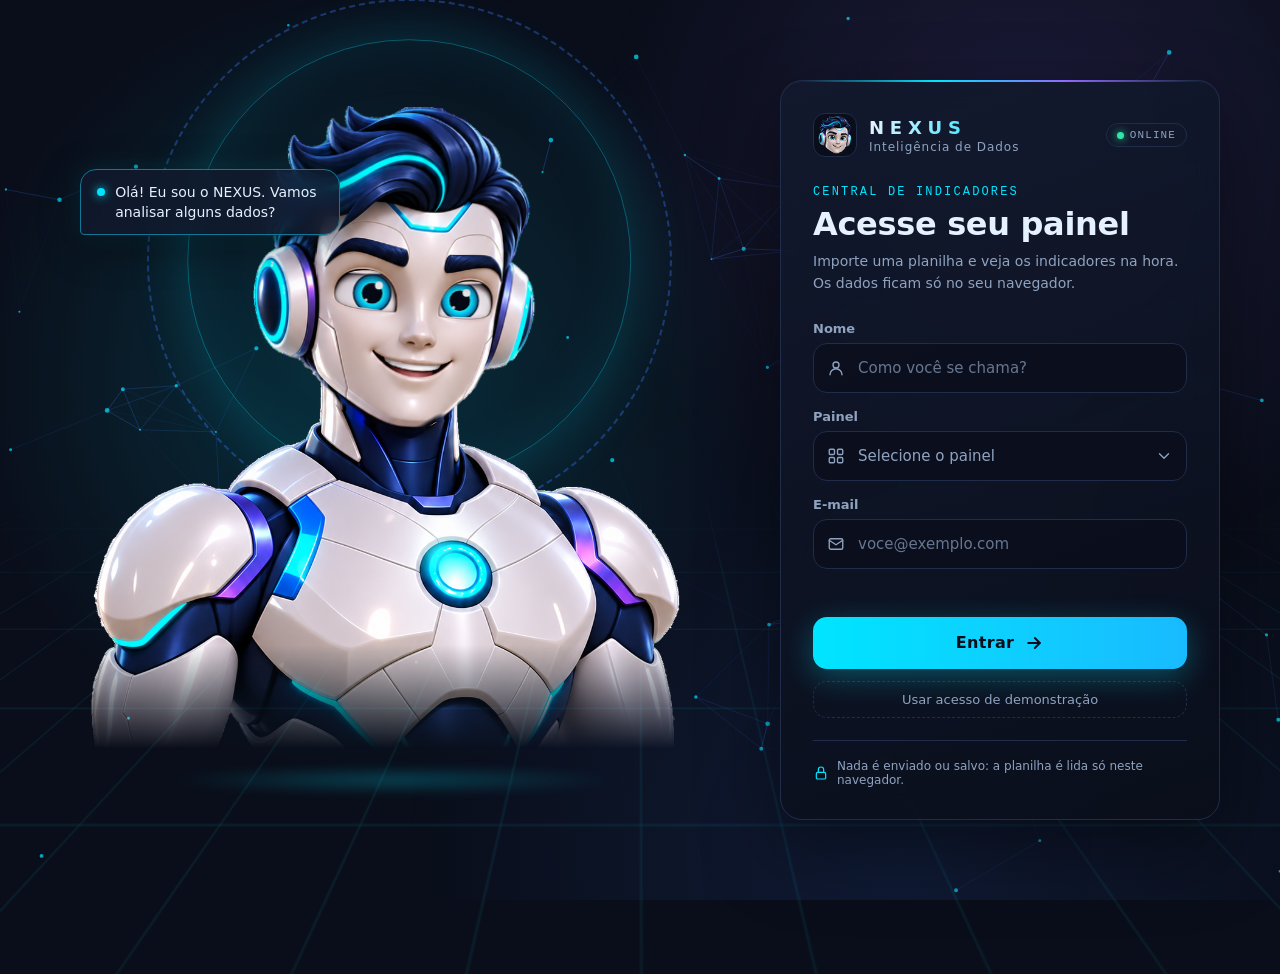
<file: index.html>
<!DOCTYPE html>
<html lang="pt-BR">
<head>
    <meta charset="UTF-8">
    <meta name="viewport" content="width=device-width, initial-scale=1.0">
    <title>NEXUS | Inteligência de Dados</title>
    <link rel="icon" type="image/png" href="./ASSETS/nexus-icone-64.png">

    <meta http-equiv="refresh" content="0; url=./HTML/login.html">
</head>
<body>
    <script>
        window.location.replace("./HTML/login.html");
    </script>
</body>
</html>
</file>
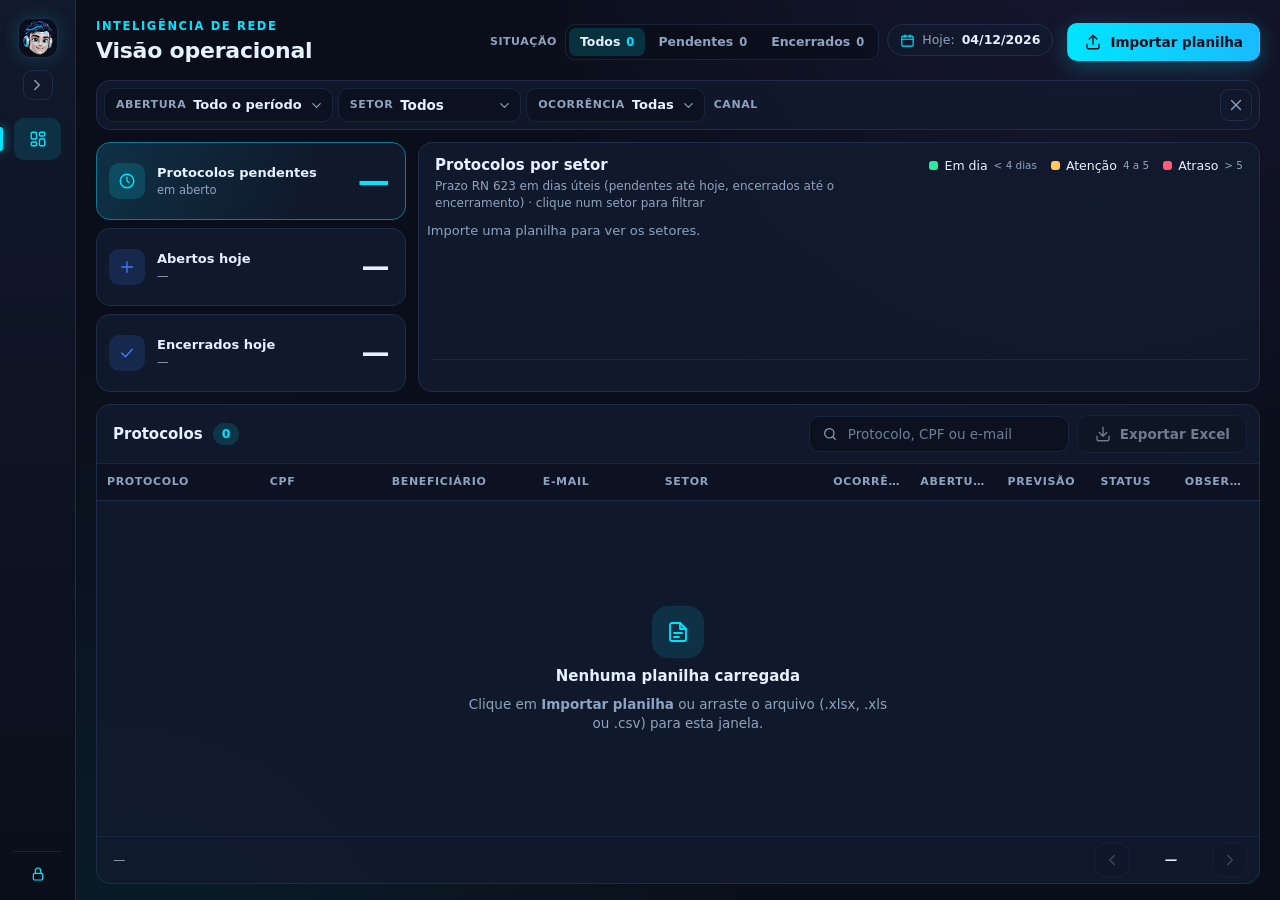
<file: HTML/inteligencia.html>
<!DOCTYPE html>
<html lang="pt-BR">
<head>
    <meta charset="UTF-8">
    <meta name="viewport" content="width=device-width, initial-scale=1.0">
    <meta name="theme-color" content="#0A0E1A">
    <meta name="robots" content="noindex, nofollow">
    <title>Inteligência de Rede | NEXUS</title>

    <!-- Transição de chegada pelo portal do login -->
    <script src="../JAVA/portal-chegada.js"></script>

    <link rel="icon" type="image/png" href="../ASSETS/nexus-icone-64.png">
    <link rel="stylesheet" href="../CSS/inteligencia.css">

    <!-- Leitura e exportação de Excel (SheetJS 0.20.3, dentro do projeto: funciona offline) -->
    <script src="../LIB/xlsx-0.20.3.full.min.js" defer></script>
</head>
<body>
<div class="app sem-transicao" id="app">

    <!-- =====================================================
         MENU LATERAL
    ====================================================== -->
    <aside class="menu" id="menu" aria-label="Menu principal">
        <div class="menu-topo">
            <a class="marca" href="./inteligencia.html" aria-label="NEXUS, Inteligência de Dados">
                <img src="../ASSETS/nexus-icone-64.png" alt="" width="40" height="40" class="marca-icone">
                <span class="marca-texto">
                    <strong>NEXUS</strong>
                    <small>Inteligência de Dados</small>
                </span>
            </a>
            <button class="menu-recolher" id="menuRecolher" type="button" aria-label="Recolher menu" aria-expanded="true">
                <svg viewBox="0 0 24 24" aria-hidden="true"><path d="m15 6-6 6 6 6"/></svg>
            </button>
        </div>

        <div class="menu-painel">
            <span class="menu-rotulo">Painel</span>
            <strong class="menu-painel-nome">Inteligência de Rede</strong>
        </div>

        <!-- Seletor suspenso: pula direto para a tela desejada -->
        <label class="menu-seletor">
            <span class="menu-rotulo">Ir para a tela</span>
            <select id="seletorTela" aria-label="Ir para a tela"></select>
        </label>

        <nav class="menu-nav" id="menuNav" aria-label="Telas do painel"></nav>

        <div class="menu-rodape">
            <svg viewBox="0 0 24 24" aria-hidden="true"><rect x="5" y="11" width="14" height="10" rx="2"/><path d="M8 11V7a4 4 0 0 1 8 0v4"/></svg>
            <span>Os dados ficam só neste navegador.</span>
        </div>
    </aside>

    <div class="menu-fundo" id="menuFundo" hidden></div>

    <!-- =====================================================
         CONTEÚDO
    ====================================================== -->
    <main class="conteudo" id="conteudo">

        <header class="topo">
            <button class="botao-icone topo-menu" id="abrirMenu" type="button" aria-label="Abrir menu" aria-controls="menu" aria-expanded="false">
                <svg viewBox="0 0 24 24" aria-hidden="true"><path d="M4 7h16M4 12h16M4 17h16"/></svg>
            </button>

            <div class="topo-titulo">
                <span class="topo-sobretitulo">Inteligência de Rede</span>
                <h1 id="tituloTela">Visão operacional</h1>
            </div>

            <div class="topo-info" id="topoInfo">
                <!-- Situação da ocorrência (STATUS_OCORRENCIA): filtra a tela inteira -->
                <div class="situacao">
                    <span class="filtro-rotulo">Situação</span>
                    <div class="segmentado" id="filtroSituacao" role="group" aria-label="Situação da ocorrência">
                        <button type="button" data-situacao="" aria-pressed="true">Todos <small id="qtdTodos">0</small></button>
                        <button type="button" data-situacao="pendente" aria-pressed="false">Pendentes <small id="qtdPendentes">0</small></button>
                        <button type="button" data-situacao="encerrado" aria-pressed="false">Encerrados <small id="qtdEncerrados">0</small></button>
                    </div>
                </div>
                <span class="info-chip" title="Data usada nos cartões de hoje">
                    <svg viewBox="0 0 24 24" aria-hidden="true"><rect x="3" y="5" width="18" height="16" rx="2"/><path d="M16 3v4M8 3v4M3 10h18"/></svg>
                    Hoje: <strong id="infoHoje">—</strong>
                </span>
            </div>

            <label class="botao botao-primario" for="arquivoExcel">
                <svg viewBox="0 0 24 24" aria-hidden="true"><path d="M12 15V3M7 8l5-5 5 5"/><path d="M4 15v4a2 2 0 0 0 2 2h12a2 2 0 0 0 2-2v-4"/></svg>
                <span>Importar planilha</span>
            </label>
            <input type="file" id="arquivoExcel" accept=".xlsx,.xls,.csv" hidden>
        </header>

        <!-- ============ TELA 1: VISÃO OPERACIONAL ============ -->
        <section class="tela" id="tela-operacional" data-tela="operacional" data-titulo="Visão operacional" data-icone="painel">

            <!-- Filtros -->
            <div class="filtros" id="filtros" aria-label="Filtros">
                <div class="filtro">
                    <button class="filtro-botao" id="botaoPeriodo" type="button" aria-haspopup="dialog" aria-expanded="false">
                        <svg viewBox="0 0 24 24" aria-hidden="true"><rect x="3" y="5" width="18" height="16" rx="2"/><path d="M16 3v4M8 3v4M3 10h18"/></svg>
                        <span class="filtro-rotulo">Abertura</span>
                        <span class="filtro-valor" id="valorPeriodo">Todo o período</span>
                        <svg class="seta" viewBox="0 0 24 24" aria-hidden="true"><path d="m6 9 6 6 6-6"/></svg>
                    </button>
                    <div class="popover" id="popoverPeriodo" hidden>
                        <div class="periodo-campos">
                            <label>De <input type="date" id="periodoDe"></label>
                            <label>Até <input type="date" id="periodoAte"></label>
                        </div>
                        <div class="atalhos" id="atalhosPeriodo">
                            <button type="button" data-atalho="hoje">Hoje</button>
                            <button type="button" data-atalho="7">7 dias</button>
                            <button type="button" data-atalho="30">30 dias</button>
                            <button type="button" data-atalho="mes">Mês atual</button>
                            <button type="button" data-atalho="tudo">Tudo</button>
                        </div>
                    </div>
                </div>

                <div class="filtro">
                    <label class="filtro-botao filtro-select">
                        <svg viewBox="0 0 24 24" aria-hidden="true"><path d="M3 21h18M5 21V8l7-5 7 5v13M9 21v-6h6v6"/></svg>
                        <span class="filtro-rotulo">Setor</span>
                        <select id="filtroSetor" aria-label="Setor"><option value="">Todos</option></select>
                        <svg class="seta" viewBox="0 0 24 24" aria-hidden="true"><path d="m6 9 6 6 6-6"/></svg>
                    </label>
                </div>

                <div class="filtro">
                    <button class="filtro-botao" id="botaoOcorrencia" type="button" aria-haspopup="listbox" aria-expanded="false">
                        <svg viewBox="0 0 24 24" aria-hidden="true"><circle cx="11" cy="11" r="7"/><path d="m20 20-3.5-3.5"/></svg>
                        <span class="filtro-rotulo">Ocorrência</span>
                        <span class="filtro-valor" id="valorOcorrencia">Todas</span>
                        <svg class="seta" viewBox="0 0 24 24" aria-hidden="true"><path d="m6 9 6 6 6-6"/></svg>
                    </button>
                    <div class="popover popover-lista" id="popoverOcorrencia" hidden>
                        <input type="search" id="buscaOcorrencia" placeholder="Buscar ocorrência..." aria-label="Buscar ocorrência">
                        <div class="lista-opcoes" id="listaOcorrencia" role="listbox" aria-multiselectable="true"></div>
                        <div class="popover-rodape">
                            <span id="contaOcorrencia">0 selecionadas</span>
                            <button type="button" class="link" id="limparOcorrencia">Limpar</button>
                        </div>
                    </div>
                </div>

                <!-- Canal de comunicação (coluna DESC_COMUNICACAO) -->
                <div class="filtro filtro-tipos" id="grupoCanal">
                    <span class="filtro-rotulo" title="Canal de comunicação (DESC_COMUNICACAO)">Canal</span>
                    <div class="chips" id="chipsCanal" role="group" aria-label="Canal de comunicação"></div>
                    <div class="filtro-mais">
                        <button type="button" class="chip chip-mais" id="botaoMaisCanais" aria-haspopup="listbox" aria-expanded="false" aria-pressed="false" hidden>+0</button>
                        <div class="popover popover-lista popover-direita" id="popoverCanais" hidden>
                            <span class="filtro-rotulo">Outros canais</span>
                            <div class="lista-opcoes" id="listaMaisCanais" role="listbox" aria-multiselectable="true"></div>
                        </div>
                    </div>
                </div>

                <button class="botao-icone limpar-filtros" id="limparFiltros" type="button" title="Limpar todos os filtros" aria-label="Limpar todos os filtros">
                    <svg viewBox="0 0 24 24" aria-hidden="true"><path d="M6 6l12 12M18 6 6 18"/></svg>
                </button>
            </div>

            <!-- Faixa de indicadores -->
            <div class="faixa">
                <div class="kpis">
                    <article class="kpi kpi-destaque">
                        <div class="kpi-icone"><svg viewBox="0 0 24 24" aria-hidden="true"><circle cx="12" cy="12" r="9"/><path d="M12 7v5l3 2"/></svg></div>
                        <div class="kpi-texto">
                            <span class="kpi-rotulo">Protocolos pendentes</span>
                            <span class="kpi-apoio" id="apoioPendentes">em aberto</span>
                        </div>
                        <strong class="kpi-valor" id="kpiPendentes">—</strong>
                    </article>
                    <article class="kpi">
                        <div class="kpi-icone"><svg viewBox="0 0 24 24" aria-hidden="true"><path d="M12 5v14M5 12h14"/></svg></div>
                        <div class="kpi-texto">
                            <span class="kpi-rotulo">Abertos hoje</span>
                            <span class="kpi-apoio" id="apoioAbertosHoje">—</span>
                        </div>
                        <strong class="kpi-valor" id="kpiAbertosHoje">—</strong>
                    </article>
                    <article class="kpi">
                        <div class="kpi-icone"><svg viewBox="0 0 24 24" aria-hidden="true"><path d="m5 12 5 5 9-10"/></svg></div>
                        <div class="kpi-texto">
                            <span class="kpi-rotulo">Encerrados hoje</span>
                            <span class="kpi-apoio" id="apoioEncerradosHoje">—</span>
                        </div>
                        <strong class="kpi-valor" id="kpiEncerradosHoje">—</strong>
                    </article>
                </div>

                <article class="cartao setores">
                    <header class="cartao-topo">
                        <div>
                            <h2 id="tituloSetores">Protocolos por setor</h2>
                            <p class="cartao-apoio">Prazo RN 623 em dias úteis (pendentes até hoje, encerrados até o encerramento) · clique num setor para filtrar</p>
                        </div>
                        <ul class="legenda" aria-label="Legenda">
                            <li><i class="ponto ok"></i>Em dia <small>&lt; 4 dias</small></li>
                            <li><i class="ponto atencao"></i>Atenção <small>4 a 5</small></li>
                            <li><i class="ponto atraso"></i>Atraso <small>&gt; 5</small></li>
                        </ul>
                    </header>
                    <div class="setores-lista" id="setoresLista">
                        <p class="vazio-pequeno">Importe uma planilha para ver os setores.</p>
                    </div>
                </article>
            </div>

            <!-- Tabela de protocolos -->
            <article class="cartao tabela-cartao">
                <header class="tabela-topo">
                    <div class="tabela-titulo">
                        <h2>Protocolos</h2>
                        <span class="contador" id="contadorTabela">0</span>
                        <span class="tabela-fonte" id="chipBase" hidden>
                            <svg viewBox="0 0 24 24" aria-hidden="true"><ellipse cx="12" cy="6" rx="8" ry="3"/><path d="M4 6v12c0 1.7 3.6 3 8 3s8-1.3 8-3V6M4 12c0 1.7 3.6 3 8 3s8-1.3 8-3"/></svg>
                            <span id="infoBase"></span>
                        </span>
                    </div>
                    <div class="tabela-acoes">
                        <label class="busca">
                            <svg viewBox="0 0 24 24" aria-hidden="true"><circle cx="11" cy="11" r="7"/><path d="m20 20-3.5-3.5"/></svg>
                            <input type="search" id="buscaTabela" placeholder="Protocolo, CPF ou e-mail" aria-label="Buscar na tabela">
                        </label>
                        <button class="botao botao-secundario" id="exportarExcel" type="button" disabled>
                            <svg viewBox="0 0 24 24" aria-hidden="true"><path d="M12 3v12M7 10l5 5 5-5"/><path d="M4 15v4a2 2 0 0 0 2 2h12a2 2 0 0 0 2-2v-4"/></svg>
                            <span>Exportar Excel</span>
                        </button>
                    </div>
                </header>

                <div class="tabela-area" id="tabelaArea">
                    <table class="tabela" id="tabela">
                        <colgroup>
                            <col class="c-protocolo"><col class="c-cpf"><col class="c-email"><col class="c-setor">
                            <col class="c-ocorrencia"><col class="c-data"><col class="c-data"><col class="c-status"><col class="c-obs">
                        </colgroup>
                        <thead>
                            <tr>
                                <th scope="col" data-ordem="protocolo">Protocolo</th>
                                <th scope="col" data-ordem="cpf">CPF</th>
                                <th data-ordem="nome">Beneficiário</th>
                                <th scope="col" data-ordem="email">E-mail</th>
                                <th scope="col" data-ordem="setor">Setor</th>
                                <th scope="col" data-ordem="ocorrencia">Ocorrência</th>
                                <th scope="col" data-ordem="abertura" aria-sort="descending">Abertura</th>
                                <th scope="col" data-ordem="previsao">Previsão</th>
                                <th scope="col" data-ordem="prazo">Status</th>
                                <th scope="col">Observação de abertura</th>
                            </tr>
                        </thead>
                        <tbody id="corpoTabela"></tbody>
                    </table>

                    <div class="vazio" id="vazio">
                        <div class="vazio-icone">
                            <svg viewBox="0 0 24 24" aria-hidden="true"><path d="M14 3H6a2 2 0 0 0-2 2v14a2 2 0 0 0 2 2h12a2 2 0 0 0 2-2V9z"/><path d="M14 3v6h6M8 13h8M8 17h5"/></svg>
                        </div>
                        <strong id="vazioTitulo">Nenhuma planilha carregada</strong>
                        <p id="vazioTexto">Clique em <b>Importar planilha</b> ou arraste o arquivo (.xlsx, .xls ou .csv) para esta janela.</p>
                    </div>
                </div>

                <footer class="paginacao" id="paginacao">
                    <span id="infoPagina">—</span>
                    <div class="paginacao-botoes">
                        <button class="botao-icone" id="paginaAnterior" type="button" aria-label="Página anterior" disabled>
                            <svg viewBox="0 0 24 24" aria-hidden="true"><path d="m15 6-6 6 6 6"/></svg>
                        </button>
                        <span id="numeroPagina">—</span>
                        <button class="botao-icone" id="proximaPagina" type="button" aria-label="Próxima página" disabled>
                            <svg viewBox="0 0 24 24" aria-hidden="true"><path d="m9 6 6 6-6 6"/></svg>
                        </button>
                    </div>
                </footer>
            </article>
        </section>
    </main>
</div>

<!-- Arraste e solte -->
<div class="soltar" id="soltar" hidden>
    <div class="soltar-caixa">
        <svg viewBox="0 0 24 24" aria-hidden="true"><path d="M12 15V3M7 8l5-5 5 5"/><path d="M4 15v4a2 2 0 0 0 2 2h12a2 2 0 0 0 2-2v-4"/></svg>
        <strong>Solte a planilha aqui</strong>
        <span>.xlsx, .xls ou .csv</span>
    </div>
</div>

<!-- Carregando -->
<div class="carregando" id="carregando" hidden>
    <div class="carregando-caixa">
        <span class="giro" aria-hidden="true"></span>
        <strong>Lendo a planilha...</strong>
        <span id="carregandoTexto">Isso pode levar alguns segundos.</span>
    </div>
</div>

<!-- Observação completa -->
<dialog class="detalhe" id="detalhe">
    <header>
        <div>
            <span class="detalhe-rotulo">Protocolo</span>
            <strong id="detalheProtocolo"></strong>
        </div>
        <button class="botao-icone" id="fecharDetalhe" type="button" aria-label="Fechar">
            <svg viewBox="0 0 24 24" aria-hidden="true"><path d="M6 6l12 12M18 6 6 18"/></svg>
        </button>
    </header>
    <dl class="detalhe-dados" id="detalheDados"></dl>
    <span class="detalhe-rotulo">Observação de abertura</span>
    <p id="detalheObs"></p>
</dialog>

<div class="aviso-flutuante" id="avisoFlutuante" role="status" hidden></div>

<script src="../JAVA/inteligencia.js" defer></script>
</body>
</html>
</file>
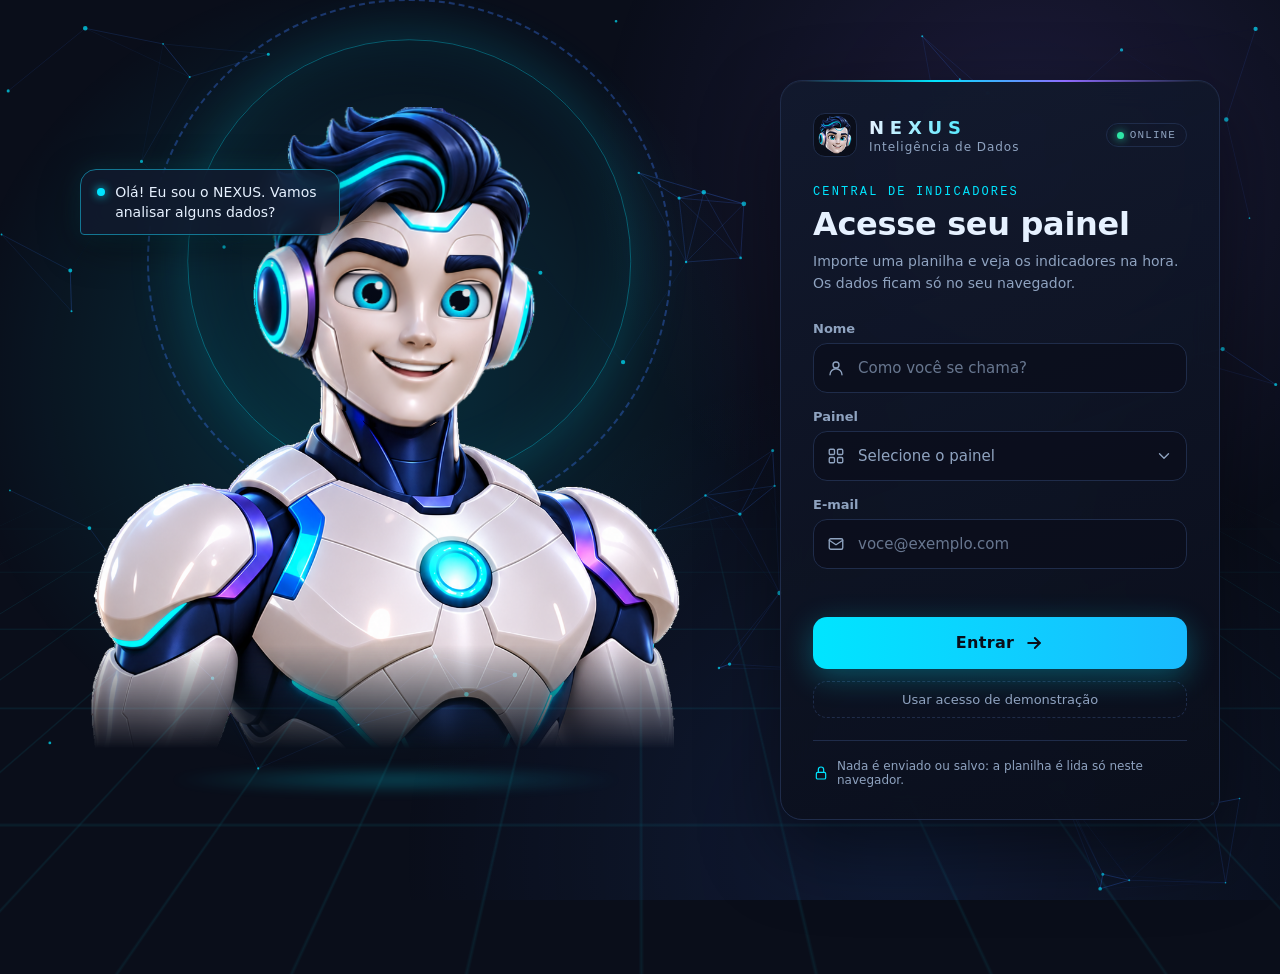
<file: HTML/login.html>
<!DOCTYPE html>
<html lang="pt-BR">
<head>
  <meta charset="UTF-8">
  <meta name="viewport" content="width=device-width, initial-scale=1.0">
  <meta name="theme-color" content="#0A0E1A">
  <meta name="robots" content="noindex, nofollow">
  <title>NEXUS | Inteligência de Dados</title>
  <link rel="icon" type="image/png" href="../ASSETS/nexus-icone-64.png">
  <link rel="stylesheet" href="../CSS/login.css">
</head>
<body>
  <!-- Rede de pontos ao fundo (o "nexus" de dados) -->
  <canvas class="fundo-rede" id="fundoRede" aria-hidden="true"></canvas>
  <div class="fundo-brilho" aria-hidden="true"></div>
  <div class="fundo-grade" aria-hidden="true"></div>

  <!-- Filtro do modo alerta: transforma o NEXUS em tons de vermelho (pela luminância) -->
  <svg width="0" height="0" style="position:absolute" aria-hidden="true">
    <filter id="filtroAlerta" color-interpolation-filters="sRGB">
      <feColorMatrix type="matrix" values="0.234 0.787 0.079 0 0.08
                                           0.053 0.179 0.018 0 0
                                           0.068 0.229 0.023 0 0.02
                                           0     0     0     1 0"/>
    </filter>
  </svg>

  <main class="cena" id="cena">

    <!-- PERSONAGEM -->
    <section class="lado-nexus" aria-label="NEXUS, assistente de dados">
      <div class="balao" id="balao" aria-live="polite">
        <span class="balao-ponto" aria-hidden="true"></span>
        <span id="balaoTexto">Olá! Eu sou o NEXUS.</span>
      </div>

      <div class="nexus-janela">
        <div class="holo-aro aro-1" aria-hidden="true"></div>
        <div class="holo-aro aro-2" aria-hidden="true"></div>

        <div class="nexus-palco" id="nexusPalco">
          <div class="nexus-corpo" id="nexusCorpo">
            <img src="../ASSETS/nexus-corpo.png" alt="" draggable="false">
            <span class="nexus-nucleo" id="nexusNucleo" aria-hidden="true"></span>
          </div>

          <div class="nexus-cabeca" id="nexusCabeca">
            <img src="../ASSETS/nexus-cabeca.png" class="nexus-cabeca-img" alt="NEXUS, andróide de armadura branca com detalhes em ciano" draggable="false">

            <!-- Íris desenhadas sobre os olhos vazios (coordenadas da imagem 1105 × 1424) -->
            <svg class="nexus-olhos" viewBox="0 0 1105 1424" aria-hidden="true">
              <defs>
                <clipPath id="olhoE">
                  <path d="M495 268.5 L507 268.5 L520 271 L533 277.5 L541 287 L546 298.5 L548.5 315 L548.5 333 L546.5 335 L515 332.5 L490 329 L470 325 L458.5 321 L453 315 L451.5 306.5 L452.5 297 L455 288.5 L460.5 280.5 L470.5 273.5 L482 269.5 Z"/>
                </clipPath>
                <clipPath id="olhoD">
                  <path d="M673 285 L686.5 286 L696 290.5 L703.5 298.5 L706.5 308.5 L706.5 321.5 L704 333 L699.5 340 L685 344 L660 344 L633.5 342.5 L626 341 L623.5 336.5 L623.5 325 L625.5 315.5 L630.5 306 L638.5 297.5 L648.5 290 L660 286 Z"/>
                </clipPath>

                <radialGradient id="gradIris" cx="0" cy="0" r="31" gradientUnits="userSpaceOnUse">
                  <stop offset="0.45" stop-color="#7DF6FF"/>
                  <stop offset="0.62" stop-color="#00E5FF"/>
                  <stop offset="0.86" stop-color="#0A8FC2"/>
                  <stop offset="1" stop-color="#05385A"/>
                </radialGradient>
                <radialGradient id="gradIrisErro" cx="0" cy="0" r="31" gradientUnits="userSpaceOnUse">
                  <stop offset="0.45" stop-color="#FFB3C1"/>
                  <stop offset="0.65" stop-color="#FF4D6D"/>
                  <stop offset="1" stop-color="#5A0F22"/>
                </radialGradient>
                <linearGradient id="gradSombra" x1="0" y1="0" x2="0" y2="1">
                  <stop offset="0" stop-color="#1A1426" stop-opacity="0.55"/>
                  <stop offset="0.35" stop-color="#1A1426" stop-opacity="0.12"/>
                  <stop offset="1" stop-color="#1A1426" stop-opacity="0"/>
                </linearGradient>
                <linearGradient id="gradPele" x1="0" y1="0" x2="0" y2="1">
                  <stop offset="0" stop-color="#CDB2AE"/>
                  <stop offset="1" stop-color="#EBDCDC"/>
                </linearGradient>
                <linearGradient id="gradPeleBaixo" x1="0" y1="1" x2="0" y2="0">
                  <stop offset="0" stop-color="#E9D8D8"/>
                  <stop offset="1" stop-color="#DCC6C5"/>
                </linearGradient>

                <!-- Íris e reflexos reutilizados nos dois olhos -->
                <g id="modeloIris">
                  <circle r="31" fill="url(#gradIris)"/>
                  <circle r="23" fill="none" stroke="#00E5FF" stroke-opacity="0.35" stroke-width="2" stroke-dasharray="2 4"/>
                  <circle r="30.5" fill="none" stroke="#03243A" stroke-width="2.5"/>
                </g>
                <g id="modeloBrilho">
                  <circle cx="11" cy="-13" r="6.5" fill="#FFFFFF"/>
                  <circle cx="-10" cy="11" r="2.6" fill="#FFFFFF" opacity="0.8"/>
                </g>
              </defs>

              <g clip-path="url(#olhoE)">
                <g id="irisE" transform="translate(511 306)">
                  <use href="#modeloIris"/>
                  <circle id="irisErroE" r="31" fill="url(#gradIrisErro)" opacity="0"/>
                  <circle id="pupilaE" r="17" fill="#030814"/>
                </g>
                <g id="brilhoE" transform="translate(511 306)"><use href="#modeloBrilho"/></g>
                <rect x="440" y="262" width="120" height="80" fill="url(#gradSombra)"/>
                <path id="palpInfE" fill="url(#gradPeleBaixo)" d=""/>
                <path id="palpSupE" fill="url(#gradPele)" d=""/>
                <path id="cilioE" fill="none" stroke="#0B1020" stroke-width="3.5" stroke-linecap="round" d=""/>
              </g>

              <g clip-path="url(#olhoD)">
                <g id="irisD" transform="translate(655 317)">
                  <use href="#modeloIris"/>
                  <circle id="irisErroD" r="31" fill="url(#gradIrisErro)" opacity="0"/>
                  <circle id="pupilaD" r="17" fill="#030814"/>
                </g>
                <g id="brilhoD" transform="translate(655 317)"><use href="#modeloBrilho"/></g>
                <rect x="612" y="278" width="104" height="72" fill="url(#gradSombra)"/>
                <path id="palpInfD" fill="url(#gradPeleBaixo)" d=""/>
                <path id="palpSupD" fill="url(#gradPele)" d=""/>
                <path id="cilioD" fill="none" stroke="#0B1020" stroke-width="3.5" stroke-linecap="round" d=""/>
              </g>
            </svg>
          </div>
        </div>
      </div>

      <div class="nexus-plataforma" aria-hidden="true"></div>
    </section>

    <!-- FORMULÁRIO -->
    <section class="lado-form" id="painelLogin" aria-labelledby="tituloLogin">
      <header class="marca">
        <img src="../ASSETS/nexus-icone-64.png" alt="" class="marca-icone" width="44" height="44">
        <div>
          <strong class="marca-nome">NEXUS</strong>
          <span class="marca-sub">Inteligência de Dados</span>
        </div>
        <span class="status-sistema"><i></i> Online</span>
      </header>

      <div class="titulo">
        <p class="sobretitulo">Central de indicadores</p>
        <h1 id="tituloLogin">Acesse seu painel</h1>
        <p class="subtitulo">Importe uma planilha e veja os indicadores na hora. Os dados ficam só no seu navegador.</p>
      </div>

      <form id="formLogin" novalidate>
        <div class="campo">
          <label for="nome">Nome</label>
          <div class="campo-caixa">
            <svg viewBox="0 0 24 24" aria-hidden="true"><path d="M20 21a8 8 0 0 0-16 0"/><circle cx="12" cy="8" r="4"/></svg>
            <input id="nome" name="nome" type="text" placeholder="Como você se chama?" autocomplete="name" required>
          </div>
        </div>

        <div class="campo">
          <label for="painel">Painel</label>
          <div class="campo-caixa campo-select">
            <svg viewBox="0 0 24 24" aria-hidden="true"><rect x="3" y="3" width="7" height="7" rx="1.5"/><rect x="14" y="3" width="7" height="7" rx="1.5"/><rect x="3" y="14" width="7" height="7" rx="1.5"/><rect x="14" y="14" width="7" height="7" rx="1.5"/></svg>
            <select id="painel" name="painel" required>
              <option value="" selected disabled>Selecione o painel</option>
              <option value="Inteligência de Rede">Inteligência de Rede</option>
              <option value="Relacionamento">Relacionamento</option>
              <option value="Saúde e Social">Saúde e Social</option>
            </select>
            <svg class="seta" viewBox="0 0 24 24" aria-hidden="true"><path d="m6 9 6 6 6-6"/></svg>
          </div>
        </div>

        <div class="campo">
          <label for="email">E-mail</label>
          <div class="campo-caixa">
            <svg viewBox="0 0 24 24" aria-hidden="true"><rect x="3" y="5" width="18" height="14" rx="2"/><path d="m3 7 9 6 9-6"/></svg>
            <input id="email" name="email" type="email" placeholder="voce@exemplo.com" autocomplete="email" required>
          </div>
        </div>

        <p class="aviso" id="aviso" role="alert"></p>

        <button class="botao-entrar" id="botaoEntrar" type="submit">
          <span>Entrar</span>
          <svg viewBox="0 0 24 24" aria-hidden="true"><path d="M5 12h14"/><path d="m13 6 6 6-6 6"/></svg>
        </button>

        <button class="botao-demo" id="botaoDemo" type="button">Usar acesso de demonstração</button>
      </form>

      <footer class="rodape">
        <svg viewBox="0 0 24 24" aria-hidden="true"><rect x="5" y="11" width="14" height="10" rx="2"/><path d="M8 11V7a4 4 0 0 1 8 0v4"/></svg>
        <span>Nada é enviado ou salvo: a planilha é lida só neste navegador.</span>
      </footer>
    </section>
  </main>

  <script src="../JAVA/fundo-rede.js"></script>
  <script src="../JAVA/nexus.js"></script>
  <script src="../JAVA/som-portal.js"></script>
  <script src="../JAVA/portal-fumaca.js"></script>
  <script src="../JAVA/login.js"></script>
</body>
</html>
</file>
<file: CSS/inteligencia.css>
/* =====================================================
   INTELIGÊNCIA DE REDE — NEXUS
   Paleta "Ciano elétrico". Todas as cores ficam nas variáveis abaixo.
   Desktop (a partir de 1024 × 640): cada tela cabe inteira, sem rolar a página.
   A tabela calcula quantas linhas cabem e pagina o resto.
===================================================== */

:root {
    --nexus-fundo: #0A0E1A;
    --nexus-superficie: #121A2E;
    --nexus-borda: #1F2C4A;
    --nexus-primaria: #00E5FF;
    --nexus-secundaria: #3D7BFF;
    --nexus-acento: #8F6BFF;
    --nexus-texto: #E6F1FF;
    --nexus-texto-2: #8FA3C0;

    /* ⚠️ provisórias: as cores de status ainda serão definidas (CLAUDE.md, seção 5) */
    --nexus-ok: #2EE6A6;
    --nexus-atencao: #FFC857;
    --nexus-atraso: #FF5C7A;

    --superficie-2: color-mix(in srgb, var(--nexus-superficie) 70%, var(--nexus-fundo));
    --borda-suave: color-mix(in srgb, var(--nexus-borda) 70%, transparent);
    --raio: 14px;
    --raio-p: 10px;
    --menu-largura: 248px;
    --menu-trilho: 76px;

    --fonte: "Segoe UI Variable Text", "Segoe UI", system-ui, -apple-system, Roboto, "Helvetica Neue", Arial, sans-serif;
    --fonte-titulo: "Segoe UI Variable Display", "Segoe UI", system-ui, -apple-system, Roboto, sans-serif;
    --fonte-mono: "Cascadia Mono", "Consolas", "SFMono-Regular", Menlo, monospace;
}

*, *::before, *::after { box-sizing: border-box; }

html, body { height: 100%; }

body {
    margin: 0;
    background:
        radial-gradient(circle at 85% -10%, color-mix(in srgb, var(--nexus-acento) 10%, transparent), transparent 40%),
        radial-gradient(circle at 10% 110%, color-mix(in srgb, var(--nexus-primaria) 7%, transparent), transparent 45%),
        var(--nexus-fundo);
    background-attachment: fixed;
    color: var(--nexus-texto);
    font-family: var(--fonte);
    font-size: 14px;
    line-height: 1.4;
    -webkit-font-smoothing: antialiased;
}

button, input, select { font: inherit; color: inherit; }

svg {
    width: 18px;
    height: 18px;
    fill: none;
    stroke: currentColor;
    stroke-width: 1.8;
    stroke-linecap: round;
    stroke-linejoin: round;
    flex: none;
}

:focus-visible {
    outline: 2px solid var(--nexus-primaria);
    outline-offset: 2px;
}

[hidden] { display: none !important; }

/* =====================================================
   ESTRUTURA
===================================================== */

.app {
    display: grid;
    grid-template-columns: var(--menu-largura) minmax(0, 1fr);
    min-height: 100vh;
    transition: grid-template-columns 0.25s ease;
}

.app.menu-recolhido { grid-template-columns: var(--menu-trilho) minmax(0, 1fr); }

/* ao abrir a página o menu já nasce no tamanho certo, sem animar */
.app.sem-transicao, .app.sem-transicao * { transition: none !important; }

.conteudo {
    display: flex;
    flex-direction: column;
    gap: 12px;
    min-width: 0;
    padding: 16px 20px;
}

.tela {
    display: flex;
    flex-direction: column;
    gap: 12px;
    min-height: 0;
}

/* Desktop: a faixa de indicadores tem SEMPRE altura fixa (as colunas dos setores
   dependem dela). A altura útil real de um notebook 1366 × 768 com o navegador
   aberto fica perto de 640 px, por isso há uma versão compacta abaixo de 720 px. */
@media (min-width: 1024px) {
    .faixa { height: 206px; }
}

@media (min-width: 1024px) and (min-height: 900px) {
    .faixa { height: 250px; }
}

/* Desktop: a tela ocupa exatamente a altura da janela, sem rolar */
@media (min-width: 1024px) and (min-height: 560px) {
    .app { height: 100vh; overflow: hidden; }
    .conteudo { height: 100vh; overflow: hidden; }
    .tela { flex: 1; min-height: 0; }
    .tabela-cartao { flex: 1; min-height: 0; }
}

/* Telas baixas (ex.: notebook com o navegador aberto): tudo um pouco mais compacto */
@media (min-width: 1024px) and (max-height: 719px) {
    .conteudo { padding: 10px 18px; gap: 8px; }
    .tela { gap: 8px; }
    .topo { min-height: 42px; }
    h1 { font-size: 19px; }
    .topo-sobretitulo { font-size: 10.5px; }
    .info-chip { height: 30px; }
    .botao { height: 34px; }
    .filtros { padding: 5px; }
    .faixa { height: 168px; gap: 8px; }
    .kpis { gap: 6px; }
    .kpi { min-height: 0; padding: 6px 14px 6px 10px; }
    .kpi-icone { width: 30px; height: 30px; }
    .kpi-valor { font-size: 24px; }
    .kpi-destaque .kpi-valor { font-size: 27px; }
    .cartao-topo { padding-top: 9px; }
    .cartao-apoio { display: none; }
    .tabela-topo { padding: 6px 10px 6px 14px; }
    .busca { height: 32px; }
    .paginacao { min-height: 38px; padding-block: 3px; }
}

/* =====================================================
   MENU LATERAL
===================================================== */

.menu {
    position: sticky;
    top: 0;
    height: 100vh;
    display: flex;
    flex-direction: column;
    gap: 18px;
    padding: 18px 14px;
    border-right: 1px solid var(--nexus-borda);
    background: linear-gradient(180deg, color-mix(in srgb, var(--nexus-superficie) 92%, transparent), color-mix(in srgb, var(--nexus-fundo) 96%, transparent));
    overflow: hidden;
    z-index: 30;
}

.menu-topo {
    display: flex;
    align-items: center;
    justify-content: space-between;
    gap: 8px;
    min-height: 44px;
}

.marca {
    display: flex;
    align-items: center;
    gap: 10px;
    min-width: 0;
    color: inherit;
    text-decoration: none;
}

.marca-icone {
    flex: none;
    width: 40px;
    height: 40px;
    padding: 2px;
    border: 1px solid var(--nexus-borda);
    border-radius: 12px;
    background: var(--nexus-fundo);
    box-shadow: 0 0 18px color-mix(in srgb, var(--nexus-primaria) 18%, transparent);
}

.marca-texto { display: flex; flex-direction: column; min-width: 0; white-space: nowrap; }

.marca-texto strong {
    font-family: var(--fonte-titulo);
    font-size: 16px;
    font-weight: 800;
    letter-spacing: 0.3em;
    background: linear-gradient(90deg, var(--nexus-texto), var(--nexus-primaria));
    -webkit-background-clip: text;
    background-clip: text;
    color: transparent;
}

.marca-texto small { font-size: 11.5px; color: var(--nexus-texto-2); letter-spacing: 0.04em; }

.menu-recolher {
    display: grid;
    place-items: center;
    width: 30px;
    height: 30px;
    flex: none;
    border: 1px solid var(--nexus-borda);
    border-radius: 9px;
    background: transparent;
    color: var(--nexus-texto-2);
    cursor: pointer;
    transition: color 0.2s, border-color 0.2s, transform 0.25s;
}

.menu-recolher:hover { color: var(--nexus-primaria); border-color: color-mix(in srgb, var(--nexus-primaria) 50%, var(--nexus-borda)); }

.menu-rotulo {
    display: block;
    font-size: 11px;
    font-weight: 600;
    text-transform: uppercase;
    letter-spacing: 0.12em;
    color: var(--nexus-texto-2);
}

.menu-painel {
    padding: 12px;
    border: 1px solid var(--borda-suave);
    border-radius: var(--raio-p);
    background: color-mix(in srgb, var(--nexus-fundo) 55%, transparent);
}

.menu-painel-nome { display: block; margin-top: 3px; font-size: 14px; font-weight: 600; white-space: nowrap; }

.menu-seletor { display: flex; flex-direction: column; gap: 6px; }

.menu-seletor select {
    width: 100%;
    height: 38px;
    padding: 0 32px 0 12px;
    border: 1px solid var(--nexus-borda);
    border-radius: var(--raio-p);
    background:
        url("data:image/svg+xml,%3Csvg xmlns='http://www.w3.org/2000/svg' viewBox='0 0 24 24' fill='none' stroke='%238FA3C0' stroke-width='2' stroke-linecap='round'%3E%3Cpath d='m6 9 6 6 6-6'/%3E%3C/svg%3E") no-repeat right 10px center / 16px,
        var(--nexus-fundo);
    font-size: 13.5px;
    appearance: none;
    cursor: pointer;
}

.menu-seletor select option { background: var(--nexus-superficie); }

.menu-nav { display: flex; flex-direction: column; gap: 4px; }

.menu-item {
    position: relative;
    display: flex;
    align-items: center;
    gap: 12px;
    height: 42px;
    padding: 0 12px;
    border-radius: var(--raio-p);
    color: var(--nexus-texto-2);
    text-decoration: none;
    font-weight: 500;
    white-space: nowrap;
    transition: background 0.2s, color 0.2s;
}

.menu-item:hover { background: color-mix(in srgb, var(--nexus-superficie) 80%, transparent); color: var(--nexus-texto); }

.menu-item.ativo {
    background: color-mix(in srgb, var(--nexus-primaria) 12%, transparent);
    color: var(--nexus-texto);
}

.menu-item.ativo::before {
    content: "";
    position: absolute;
    left: -14px;
    top: 9px;
    bottom: 9px;
    width: 3px;
    border-radius: 0 3px 3px 0;
    background: var(--nexus-primaria);
    box-shadow: 0 0 10px var(--nexus-primaria);
}

.menu-item.ativo svg { color: var(--nexus-primaria); }

.menu-rodape {
    margin-top: auto;
    display: flex;
    align-items: center;
    gap: 8px;
    padding-top: 14px;
    border-top: 1px solid var(--borda-suave);
    font-size: 12px;
    color: var(--nexus-texto-2);
}

.menu-rodape svg { color: var(--nexus-primaria); width: 16px; height: 16px; }

/* Menu recolhido: só ícones (trilho) */
.menu-recolhido .menu { padding-inline: 14px; }
.menu-recolhido .marca-texto,
.menu-recolhido .menu-painel,
.menu-recolhido .menu-seletor,
.menu-recolhido .menu-item span,
.menu-recolhido .menu-rodape span { display: none; }
.menu-recolhido .menu-topo { flex-direction: column; gap: 12px; }
.menu-recolhido .menu-recolher { transform: rotate(180deg); }
.menu-recolhido .menu-item { justify-content: center; padding: 0; }
.menu-recolhido .menu-rodape { justify-content: center; }

.menu-fundo { display: none; }

/* =====================================================
   TOPO
===================================================== */

.topo {
    display: flex;
    align-items: center;
    gap: 14px;
    min-height: 52px;
}

.topo .topo-menu { display: none; }

.topo-titulo { min-width: 0; }

.topo-sobretitulo {
    display: block;
    font-size: 11.5px;
    font-weight: 600;
    text-transform: uppercase;
    letter-spacing: 0.14em;
    color: var(--nexus-primaria);
}

h1 {
    margin: 2px 0 0;
    font-family: var(--fonte-titulo);
    font-size: 22px;
    font-weight: 650;
    letter-spacing: -0.01em;
    white-space: nowrap;
}

h2 {
    margin: 0;
    font-family: var(--fonte-titulo);
    font-size: 15px;
    font-weight: 600;
}

.topo-info {
    display: flex;
    flex-wrap: wrap;
    gap: 8px;
    margin-left: auto;
    justify-content: flex-end;
}

.info-chip {
    display: inline-flex;
    align-items: center;
    gap: 7px;
    height: 32px;
    padding: 0 12px;
    border: 1px solid var(--nexus-borda);
    border-radius: 999px;
    background: color-mix(in srgb, var(--nexus-superficie) 70%, transparent);
    font-size: 12.5px;
    color: var(--nexus-texto-2);
    white-space: nowrap;
}

.info-chip strong { color: var(--nexus-texto); font-weight: 600; }

.situacao { display: flex; align-items: center; gap: 8px; }

/* origem dos dados, ao lado do título da tabela */
.tabela-fonte {
    display: inline-flex;
    align-items: center;
    gap: 6px;
    min-width: 0;
    margin-left: 6px;
    font-size: 12px;
    color: var(--nexus-texto-2);
    white-space: nowrap;
}

.tabela-fonte svg { width: 14px; height: 14px; color: var(--nexus-primaria); }
.tabela-fonte strong { color: var(--nexus-texto); font-weight: 600; }
#infoBase { overflow: hidden; text-overflow: ellipsis; }
.tabela-titulo { min-width: 0; }
.info-chip svg { width: 15px; height: 15px; color: var(--nexus-primaria); }

/* =====================================================
   BOTÕES
===================================================== */

.botao {
    display: inline-flex;
    align-items: center;
    justify-content: center;
    gap: 8px;
    height: 38px;
    padding: 0 16px;
    border: 1px solid transparent;
    border-radius: var(--raio-p);
    font-weight: 600;
    font-size: 13.5px;
    white-space: nowrap;
    cursor: pointer;
    transition: filter 0.2s, border-color 0.2s, background 0.2s, color 0.2s, box-shadow 0.2s;
}

.botao-primario {
    background: linear-gradient(90deg, var(--nexus-primaria), color-mix(in srgb, var(--nexus-primaria) 60%, var(--nexus-secundaria)));
    color: var(--nexus-fundo);
    box-shadow: 0 6px 22px color-mix(in srgb, var(--nexus-primaria) 25%, transparent);
}

.botao-primario:hover { filter: brightness(1.08); }

.botao-secundario {
    border-color: var(--nexus-borda);
    background: color-mix(in srgb, var(--nexus-fundo) 60%, transparent);
    color: var(--nexus-texto);
}

.botao-secundario:hover:not(:disabled) { border-color: var(--nexus-primaria); color: var(--nexus-primaria); }
.botao:disabled { opacity: 0.45; cursor: not-allowed; }

.botao-icone {
    display: inline-grid;
    place-items: center;
    width: 34px;
    height: 34px;
    border: 1px solid var(--nexus-borda);
    border-radius: 9px;
    background: transparent;
    color: var(--nexus-texto-2);
    cursor: pointer;
    transition: color 0.2s, border-color 0.2s;
}

.botao-icone:hover:not(:disabled) { color: var(--nexus-primaria); border-color: color-mix(in srgb, var(--nexus-primaria) 50%, var(--nexus-borda)); }
.botao-icone:disabled { opacity: 0.35; cursor: not-allowed; }

.link {
    border: 0;
    background: none;
    padding: 0;
    color: var(--nexus-secundaria);
    font-size: 13px;
    font-weight: 600;
    cursor: pointer;
}

.link:hover { color: var(--nexus-primaria); }

/* =====================================================
   FILTROS
===================================================== */

.filtros {
    display: flex;
    flex-wrap: wrap;
    align-items: center;
    gap: 6px;
    padding: 7px;
    border: 1px solid var(--nexus-borda);
    border-radius: var(--raio);
    background: color-mix(in srgb, var(--nexus-superficie) 75%, transparent);
}

.filtro { position: relative; }

.filtro-botao {
    display: inline-flex;
    align-items: center;
    gap: 7px;
    height: 34px;
    padding: 0 8px 0 11px;
    border: 1px solid var(--borda-suave);
    border-radius: var(--raio-p);
    background: color-mix(in srgb, var(--nexus-fundo) 65%, transparent);
    cursor: pointer;
    white-space: nowrap;
    transition: border-color 0.2s;
}

.filtro-botao:hover, .filtro-botao[aria-expanded="true"] { border-color: color-mix(in srgb, var(--nexus-primaria) 55%, var(--nexus-borda)); }
.filtro-botao > svg:first-child { width: 15px; height: 15px; color: var(--nexus-primaria); }

/* em telas de até 1440 px os ícones dos filtros saem, para tudo caber numa linha */
@media (max-width: 1440px) and (min-width: 1024px) {
    .filtro-botao > svg:first-child { display: none; }
}
.filtro-botao .seta { width: 15px; height: 15px; color: var(--nexus-texto-2); }

.filtro-rotulo {
    font-size: 11px;
    font-weight: 600;
    text-transform: uppercase;
    letter-spacing: 0.1em;
    color: var(--nexus-texto-2);
}

.filtro-valor { font-size: 13px; font-weight: 600; max-width: 170px; overflow: hidden; text-overflow: ellipsis; }

.filtro-select select {
    min-width: 100px;
    max-width: 150px;
    border: 0;
    background: transparent;
    font-size: 13.5px;
    font-weight: 600;
    outline: none;
    appearance: none;
    cursor: pointer;
}

.filtro-select select option { background: var(--nexus-superficie); font-weight: 400; }

.filtro-tipos {
    display: flex;
    align-items: center;
    gap: 7px;
    padding-left: 4px;
}

.chips { display: flex; flex-wrap: wrap; gap: 4px; }

.chip {
    height: 30px;
    padding: 0 9px;
    border: 1px solid var(--borda-suave);
    border-radius: 999px;
    background: transparent;
    color: var(--nexus-texto-2);
    font-size: 12.5px;
    font-weight: 600;
    cursor: pointer;
    white-space: nowrap;
    transition: background 0.2s, color 0.2s, border-color 0.2s;
}

.chip:hover { color: var(--nexus-texto); border-color: var(--nexus-borda); }

.chip[aria-pressed="true"] {
    border-color: color-mix(in srgb, var(--nexus-primaria) 60%, transparent);
    background: color-mix(in srgb, var(--nexus-primaria) 14%, transparent);
    color: var(--nexus-texto);
}

.chip small { margin-left: 4px; font-weight: 500; color: var(--nexus-texto-2); }

/* No desktop os canais ficam numa linha; o que não cabe vai para o "+N" (ajustarCanais) */
@media (min-width: 1024px) {
    #chipsCanal { flex-wrap: nowrap; }
}

.filtro-mais { position: relative; }
.chip-mais { border-style: dashed; }
.popover-direita { left: auto; right: 0; width: 260px; }

.limpar-filtros { margin-left: auto; flex: none; width: 32px; height: 32px; }

/* Caixas suspensas dos filtros */
.popover {
    position: absolute;
    top: calc(100% + 6px);
    left: 0;
    z-index: 40;
    width: 320px;
    padding: 14px;
    border: 1px solid var(--nexus-borda);
    border-radius: var(--raio);
    background: var(--nexus-superficie);
    box-shadow: 0 20px 50px rgba(0, 0, 0, 0.5);
}

.periodo-campos { display: grid; grid-template-columns: 1fr 1fr; gap: 10px; }

.periodo-campos label { display: flex; flex-direction: column; gap: 5px; font-size: 12px; color: var(--nexus-texto-2); }

.periodo-campos input,
.popover-lista input[type="search"] {
    height: 36px;
    padding: 0 10px;
    border: 1px solid var(--nexus-borda);
    border-radius: 9px;
    background: var(--nexus-fundo);
    color-scheme: dark;
    outline: none;
}

.periodo-campos input:focus,
.popover-lista input[type="search"]:focus { border-color: var(--nexus-primaria); }

.atalhos { display: flex; flex-wrap: wrap; gap: 6px; margin-top: 12px; }

.atalhos button {
    height: 30px;
    padding: 0 11px;
    border: 1px solid var(--nexus-borda);
    border-radius: 999px;
    background: transparent;
    font-size: 12.5px;
    cursor: pointer;
}

.atalhos button:hover { border-color: var(--nexus-primaria); color: var(--nexus-primaria); }

.popover-lista { width: 380px; display: flex; flex-direction: column; gap: 10px; }
.popover-lista input[type="search"] { width: 100%; }

.lista-opcoes {
    max-height: 300px;
    overflow-y: auto;
    margin: 0 -6px;
    padding: 0 6px;
    scrollbar-width: thin;
    scrollbar-color: var(--nexus-borda) transparent;
}

.opcao {
    display: flex;
    align-items: center;
    gap: 10px;
    padding: 7px 8px;
    border-radius: 8px;
    font-size: 13px;
    cursor: pointer;
}

.opcao:hover { background: color-mix(in srgb, var(--nexus-fundo) 70%, transparent); }
.opcao input { accent-color: var(--nexus-primaria); width: 15px; height: 15px; flex: none; }
.opcao span { flex: 1; min-width: 0; }
.opcao small { color: var(--nexus-texto-2); font-variant-numeric: tabular-nums; }

.popover-rodape {
    display: flex;
    justify-content: space-between;
    align-items: center;
    padding-top: 10px;
    border-top: 1px solid var(--borda-suave);
    font-size: 12.5px;
    color: var(--nexus-texto-2);
}

/* =====================================================
   FAIXA DE INDICADORES
===================================================== */

/* A faixa tem altura fixa no desktop: as linhas do grid NÃO podem crescer além
   dela (minmax(0, 1fr)), senão o conteúdo transborda por cima da tabela. */
.faixa {
    display: grid;
    grid-template-columns: 310px minmax(0, 1fr);
    grid-template-rows: minmax(0, 1fr);
    gap: 12px;
}

.kpis { display: grid; grid-template-rows: repeat(3, minmax(0, 1fr)); gap: 8px; min-height: 0; }

.kpi {
    display: flex;
    align-items: center;
    gap: 12px;
    min-height: 0;
    overflow: hidden;
    padding: 8px 16px 8px 12px;
    border: 1px solid var(--nexus-borda);
    border-radius: var(--raio);
    background: color-mix(in srgb, var(--nexus-superficie) 85%, transparent);
}

.kpi-icone {
    display: grid;
    place-items: center;
    width: 36px;
    height: 36px;
    flex: none;
    border-radius: 10px;
    background: color-mix(in srgb, var(--nexus-secundaria) 16%, transparent);
    color: var(--nexus-secundaria);
}

.kpi-texto { display: flex; flex-direction: column; min-width: 0; }

.kpi-rotulo { font-size: 13px; font-weight: 600; color: var(--nexus-texto); white-space: nowrap; overflow: hidden; text-overflow: ellipsis; }
.kpi-apoio { font-size: 11.5px; color: var(--nexus-texto-2); white-space: nowrap; overflow: hidden; text-overflow: ellipsis; }

.kpi-valor {
    margin-left: auto;
    font-family: var(--fonte-titulo);
    font-size: 28px;
    font-weight: 650;
    line-height: 1;
    font-variant-numeric: tabular-nums;
    letter-spacing: -0.02em;
}

.kpi-destaque {
    border-color: color-mix(in srgb, var(--nexus-primaria) 40%, var(--nexus-borda));
    background:
        linear-gradient(110deg, color-mix(in srgb, var(--nexus-primaria) 12%, transparent), transparent 70%),
        color-mix(in srgb, var(--nexus-superficie) 85%, transparent);
}

.kpi-destaque .kpi-icone { background: color-mix(in srgb, var(--nexus-primaria) 16%, transparent); color: var(--nexus-primaria); }

/* Encerrados hoje, comparado aos abertos hoje (cor definida no JS) */
.kpi.saldo-ok { --cor-saldo: var(--nexus-ok); }
.kpi.saldo-atencao { --cor-saldo: var(--nexus-atencao); }
.kpi.saldo-atraso { --cor-saldo: var(--nexus-atraso); }

.kpi[class*="saldo-"] {
    border-color: color-mix(in srgb, var(--cor-saldo) 45%, var(--nexus-borda));
    background:
        linear-gradient(110deg, color-mix(in srgb, var(--cor-saldo) 12%, transparent), transparent 70%),
        color-mix(in srgb, var(--nexus-superficie) 85%, transparent);
}

.kpi[class*="saldo-"] .kpi-icone { background: color-mix(in srgb, var(--cor-saldo) 16%, transparent); color: var(--cor-saldo); }
.kpi[class*="saldo-"] .kpi-valor,
.kpi[class*="saldo-"] .kpi-apoio { color: var(--cor-saldo); }
.kpi-destaque .kpi-valor { color: var(--nexus-primaria); font-size: 32px; }

/* Cartões */
.cartao {
    border: 1px solid var(--nexus-borda);
    border-radius: var(--raio);
    background: color-mix(in srgb, var(--nexus-superficie) 85%, transparent);
}

.cartao-topo {
    display: flex;
    align-items: flex-start;
    justify-content: space-between;
    gap: 16px;
    padding: 12px 16px 0;
}

.cartao-apoio { margin: 2px 0 0; font-size: 12px; color: var(--nexus-texto-2); }

.legenda {
    display: flex;
    gap: 14px;
    margin: 2px 0 0;
    padding: 0;
    list-style: none;
    font-size: 12.5px;
    white-space: nowrap;
}

.legenda li { display: flex; align-items: center; gap: 6px; }
.legenda small { color: var(--nexus-texto-2); }

.ponto { width: 9px; height: 9px; border-radius: 3px; display: inline-block; }
.ponto.ok { background: var(--nexus-ok); }
.ponto.atencao { background: var(--nexus-atencao); }
.ponto.atraso { background: var(--nexus-atraso); }

/* Pendentes por setor (barras empilhadas) */
.setores { display: flex; flex-direction: column; min-height: 0; overflow: hidden; }

/* Colunas empilhadas: uma por setor, com o total em cima e o nome embaixo.
   As alturas das partes são calculadas no JS (desenharColunas). */
.setores-lista {
    flex: 1;
    min-height: 0;
    display: flex;
    align-items: stretch;
    gap: 6px;
    padding: 4px 12px 8px;
    overflow-x: auto;
    overflow-y: hidden;
    scrollbar-width: thin;
    scrollbar-color: var(--nexus-borda) transparent;
    /* linha de base das colunas (fica atrás do nome) */
    background: linear-gradient(var(--borda-suave), var(--borda-suave)) no-repeat left 12px bottom 31px / calc(100% - 24px) 1px;
}

.coluna {
    flex: 1 1 0;
    min-width: 76px;
    display: flex;
    flex-direction: column;
    align-items: center;
    justify-content: flex-end;
    padding: 2px 2px 0;
    border: 0;
    border-radius: 10px;
    background: none;
    cursor: pointer;
    transition: background 0.2s;
}

.coluna:hover { background: color-mix(in srgb, var(--nexus-fundo) 55%, transparent); }
.coluna.ativo { background: color-mix(in srgb, var(--nexus-primaria) 10%, transparent); }

.coluna-total {
    margin-bottom: 4px;
    font-size: 13.5px;
    font-weight: 700;
    line-height: 16px;
    font-variant-numeric: tabular-nums;
}

.coluna-pilha {
    display: flex;
    flex-direction: column-reverse; /* em dia embaixo */
    gap: 2px;
    width: clamp(30px, 52%, 54px);
    border-radius: 7px 7px 3px 3px;
    overflow: hidden;
}

/* rótulo de dados dentro de cada parte */
.coluna-pilha i {
    display: flex;
    align-items: center;
    justify-content: center;
    flex: none;
    font-style: normal;
    font-size: 11.5px;
    font-weight: 750;
    line-height: 1;
    color: var(--nexus-fundo);
    font-variant-numeric: tabular-nums;
}

.coluna-pilha .ok { background: var(--nexus-ok); }
.coluna-pilha .atencao { background: var(--nexus-atencao); }
.coluna-pilha .atraso { background: var(--nexus-atraso); }

.coluna-nome {
    max-width: 100%;
    height: 28px;
    padding-top: 7px;
    font-size: 12.5px;
    font-weight: 600;
    white-space: nowrap;
    overflow: hidden;
    text-overflow: ellipsis;
}

.vazio-pequeno { grid-column: 1 / -1; margin: 6px 0; font-size: 13px; color: var(--nexus-texto-2); }

/* =====================================================
   TABELA
===================================================== */

.tabela-cartao { display: flex; flex-direction: column; overflow: hidden; }

.tabela-topo {
    display: flex;
    align-items: center;
    justify-content: space-between;
    gap: 12px;
    padding: 10px 12px 10px 16px;
    border-bottom: 1px solid var(--borda-suave);
}

.tabela-titulo { display: flex; align-items: center; gap: 10px; }

.contador {
    padding: 2px 9px;
    border-radius: 999px;
    background: color-mix(in srgb, var(--nexus-primaria) 14%, transparent);
    color: var(--nexus-primaria);
    font-size: 12.5px;
    font-weight: 700;
    font-variant-numeric: tabular-nums;
}

.tabela-acoes { display: flex; align-items: center; gap: 8px; }

/* Todos · Pendentes · Encerrados */
.segmentado {
    display: inline-flex;
    padding: 3px;
    gap: 2px;
    border: 1px solid var(--borda-suave);
    border-radius: var(--raio-p);
    background: color-mix(in srgb, var(--nexus-fundo) 65%, transparent);
}

.segmentado button {
    display: inline-flex;
    align-items: center;
    gap: 6px;
    height: 28px;
    padding: 0 11px;
    border: 0;
    border-radius: 7px;
    background: transparent;
    color: var(--nexus-texto-2);
    font-size: 12.5px;
    font-weight: 600;
    white-space: nowrap;
    cursor: pointer;
    transition: background 0.2s, color 0.2s;
}

.segmentado button:hover { color: var(--nexus-texto); }

.segmentado button[aria-pressed="true"] {
    background: color-mix(in srgb, var(--nexus-primaria) 16%, transparent);
    color: var(--nexus-texto);
}

.segmentado small {
    font-size: 11.5px;
    font-weight: 700;
    color: var(--nexus-texto-2);
    font-variant-numeric: tabular-nums;
}

.segmentado button[aria-pressed="true"] small { color: var(--nexus-primaria); }

.busca {
    display: flex;
    align-items: center;
    gap: 8px;
    width: 260px;
    height: 36px;
    padding: 0 12px;
    border: 1px solid var(--borda-suave);
    border-radius: var(--raio-p);
    background: color-mix(in srgb, var(--nexus-fundo) 65%, transparent);
}

.busca:focus-within { border-color: var(--nexus-primaria); }
.busca svg { width: 16px; height: 16px; color: var(--nexus-texto-2); }
.busca input { flex: 1; min-width: 0; border: 0; background: transparent; outline: none; font-size: 13.5px; }
.busca input::placeholder { color: color-mix(in srgb, var(--nexus-texto-2) 75%, transparent); }

.tabela-area { position: relative; flex: 1; min-height: 0; overflow: hidden; }

.tabela {
    width: 100%;
    border-collapse: collapse;
    table-layout: fixed;
    font-size: 13px;
}

.c-protocolo { width: 14%; }
.c-cpf { width: 10.5%; }
.c-email { width: 13%; }
.c-setor { width: 10.5%; }
.c-ocorrencia { width: 14.5%; }
.c-data { width: 7.5%; }
.c-status { width: 8%; }
.c-obs { width: auto; }

.tabela th {
    height: 36px;
    padding: 0 10px;
    background: color-mix(in srgb, var(--nexus-fundo) 55%, transparent);
    border-bottom: 1px solid var(--nexus-borda);
    font-size: 11px;
    font-weight: 700;
    text-align: left;
    text-transform: uppercase;
    letter-spacing: 0.06em;
    color: var(--nexus-texto-2);
    white-space: nowrap;
    overflow: hidden;
    text-overflow: ellipsis;
    user-select: none;
}

.tabela th[data-ordem] { cursor: pointer; }
.tabela th[data-ordem]:hover { color: var(--nexus-texto); }
.tabela th[aria-sort]::after { content: " ↓"; color: var(--nexus-primaria); }
.tabela th[aria-sort="ascending"]::after { content: " ↑"; }

/* altura fixa da linha: o JS usa 34 px para calcular quantas cabem */
.tabela td {
    height: 34px;
    padding: 0 10px;
    border-bottom: 1px solid var(--borda-suave);
    white-space: nowrap;
    overflow: hidden;
    text-overflow: ellipsis;
    font-variant-numeric: tabular-nums;
}

.tabela tbody tr:hover td { background: color-mix(in srgb, var(--nexus-primaria) 5%, transparent); }

.mono { font-family: var(--fonte-mono); font-size: 12.5px; letter-spacing: -0.01em; }
.fraco { color: var(--nexus-texto-2); }

.etiqueta-setor {
    display: inline-block;
    max-width: 100%;
    padding: 2px 7px;
    border: 1px solid var(--nexus-borda);
    border-radius: 6px;
    font-size: 11.5px;
    font-weight: 600;
    letter-spacing: 0.02em;
    overflow: hidden;
    text-overflow: ellipsis;
    vertical-align: middle;
}

.status {
    display: inline-flex;
    align-items: center;
    gap: 6px;
    padding: 3px 9px;
    border-radius: 999px;
    font-size: 12px;
    font-weight: 700;
}

.status::before { content: ""; width: 7px; height: 7px; border-radius: 50%; background: currentColor; }
.status.ok { color: var(--nexus-ok); background: color-mix(in srgb, var(--nexus-ok) 13%, transparent); }
.status.atencao { color: var(--nexus-atencao); background: color-mix(in srgb, var(--nexus-atencao) 13%, transparent); }
.status.atraso { color: var(--nexus-atraso); background: color-mix(in srgb, var(--nexus-atraso) 13%, transparent); }
.status.sem { color: var(--nexus-texto-2); background: color-mix(in srgb, var(--nexus-texto-2) 12%, transparent); }

.obs {
    display: block;
    width: 100%;
    padding: 0;
    border: 0;
    background: none;
    color: var(--nexus-texto-2);
    text-align: left;
    font-size: 12.5px;
    white-space: nowrap;
    overflow: hidden;
    text-overflow: ellipsis;
    cursor: pointer;
}

.obs:hover { color: var(--nexus-primaria); }

/* Estado vazio */
.vazio {
    position: absolute;
    inset: 38px 0 0;
    display: flex;
    flex-direction: column;
    align-items: center;
    justify-content: center;
    gap: 8px;
    padding: 20px;
    text-align: center;
    color: var(--nexus-texto-2);
}

.vazio-icone {
    display: grid;
    place-items: center;
    width: 52px;
    height: 52px;
    border-radius: 16px;
    background: color-mix(in srgb, var(--nexus-primaria) 12%, transparent);
    color: var(--nexus-primaria);
}

.vazio-icone svg { width: 24px; height: 24px; }
.vazio strong { color: var(--nexus-texto); font-size: 15px; }
.vazio p { margin: 0; max-width: 420px; font-size: 13.5px; }

.paginacao {
    display: flex;
    align-items: center;
    justify-content: space-between;
    gap: 12px;
    min-height: 46px;
    padding: 6px 12px 6px 16px;
    border-top: 1px solid var(--borda-suave);
    font-size: 12.5px;
    color: var(--nexus-texto-2);
    font-variant-numeric: tabular-nums;
}

.paginacao-botoes { display: flex; align-items: center; gap: 10px; }
.paginacao-botoes span { min-width: 64px; text-align: center; color: var(--nexus-texto); font-weight: 600; }

/* =====================================================
   SOBREPOSIÇÕES
===================================================== */

.soltar, .carregando {
    position: fixed;
    inset: 0;
    z-index: 80;
    display: grid;
    place-items: center;
    background: color-mix(in srgb, var(--nexus-fundo) 82%, transparent);
    backdrop-filter: blur(6px);
}

.soltar-caixa, .carregando-caixa {
    display: flex;
    flex-direction: column;
    align-items: center;
    gap: 8px;
    padding: 36px 48px;
    border: 2px dashed color-mix(in srgb, var(--nexus-primaria) 60%, transparent);
    border-radius: 22px;
    background: var(--nexus-superficie);
    color: var(--nexus-texto-2);
}

.carregando-caixa { border-style: solid; border-color: var(--nexus-borda); }
.soltar-caixa svg { width: 34px; height: 34px; color: var(--nexus-primaria); }
.soltar-caixa strong, .carregando-caixa strong { color: var(--nexus-texto); font-size: 16px; }

.giro {
    width: 34px;
    height: 34px;
    border: 3px solid var(--nexus-borda);
    border-top-color: var(--nexus-primaria);
    border-radius: 50%;
    animation: girar 0.8s linear infinite;
}

@keyframes girar { to { transform: rotate(360deg); } }

.detalhe {
    width: min(640px, calc(100vw - 32px));
    padding: 0;
    border: 1px solid var(--nexus-borda);
    border-radius: 18px;
    background: var(--nexus-superficie);
    color: var(--nexus-texto);
    box-shadow: 0 30px 80px rgba(0, 0, 0, 0.6);
}

.detalhe::backdrop { background: rgba(5, 8, 18, 0.7); backdrop-filter: blur(3px); }

.detalhe header {
    display: flex;
    align-items: flex-start;
    justify-content: space-between;
    gap: 12px;
    padding: 18px 20px 12px;
    border-bottom: 1px solid var(--borda-suave);
}

.detalhe header strong { display: block; margin-top: 2px; font-family: var(--fonte-mono); font-size: 15px; }

.detalhe-rotulo {
    display: block;
    padding: 0 20px;
    font-size: 11px;
    font-weight: 700;
    text-transform: uppercase;
    letter-spacing: 0.1em;
    color: var(--nexus-texto-2);
}

.detalhe header .detalhe-rotulo { padding: 0; }

.detalhe-dados {
    display: grid;
    grid-template-columns: repeat(2, 1fr);
    gap: 12px 20px;
    margin: 0;
    padding: 16px 20px;
}

.detalhe-dados div { min-width: 0; }
.detalhe-dados dt { font-size: 11.5px; color: var(--nexus-texto-2); }
.detalhe-dados dd { margin: 2px 0 0; font-size: 13.5px; font-weight: 600; overflow-wrap: anywhere; }

.detalhe p {
    max-height: 40vh;
    overflow-y: auto;
    margin: 6px 0 0;
    padding: 0 20px 20px;
    font-size: 14px;
    line-height: 1.6;
    white-space: pre-wrap;
    overflow-wrap: anywhere;
}

.aviso-flutuante {
    position: fixed;
    right: 20px;
    bottom: 20px;
    z-index: 90;
    max-width: 380px;
    padding: 12px 16px;
    border: 1px solid var(--nexus-borda);
    border-left: 3px solid var(--nexus-primaria);
    border-radius: 12px;
    background: var(--nexus-superficie);
    box-shadow: 0 16px 40px rgba(0, 0, 0, 0.5);
    font-size: 13.5px;
}

.aviso-flutuante.erro { border-left-color: var(--nexus-atraso); }

/* =====================================================
   TELAS ESTREITAS (notebook pequeno)
===================================================== */

@media (max-width: 1279px) and (min-width: 1024px) {
    .faixa { grid-template-columns: 260px minmax(0, 1fr); }
    .kpi .kpi-icone { display: none; }
    .busca { width: 200px; }
    .tabela-fonte { display: none; }
}

/* filtros numa linha só também em telas um pouco menores que 1366 px (ex.: 1280).
   O rótulo "Tipo" fica sempre visível (pedido do autor). */
@media (max-width: 1365px) and (min-width: 1024px) {
    .chip { padding: 0 7px; font-size: 12px; }
    .filtro-select select { min-width: 90px; max-width: 118px; }
    .filtro-valor { max-width: 120px; }
    .filtro-rotulo { letter-spacing: 0.05em; }
    .filtros { gap: 5px; }
    .setores-lista { gap: 3px; padding-inline: 8px; }
}

/* nomes dos setores embaixo das colunas: fonte um pouco menor até 1500 px */
@media (max-width: 1500px) and (min-width: 1024px) {
    .coluna-nome { font-size: 11.5px; letter-spacing: -0.01em; }
}

/* =====================================================
   CELULAR E TABLET (abaixo de 1024 px): menu em gaveta e rolagem
===================================================== */

@media (max-width: 1023px) {
    .app, .app.menu-recolhido { grid-template-columns: 1fr; }

    .menu {
        position: fixed;
        left: 0;
        top: 0;
        bottom: 0;
        width: min(300px, 86vw);
        transform: translateX(-100%);
        transition: transform 0.25s ease;
        box-shadow: 20px 0 60px rgba(0, 0, 0, 0.5);
    }

    .menu.aberto { transform: none; }
    .menu-recolher { display: none; }

    /* no celular o menu sempre mostra os nomes */
    .menu-recolhido .marca-texto, .menu-recolhido .menu-painel, .menu-recolhido .menu-seletor,
    .menu-recolhido .menu-item span, .menu-recolhido .menu-rodape span { display: revert; }
    .menu-recolhido .menu-item { justify-content: flex-start; padding: 0 12px; }

    .menu-fundo {
        display: block;
        position: fixed;
        inset: 0;
        z-index: 25;
        background: rgba(5, 8, 18, 0.6);
    }

    .conteudo { padding: 12px 14px 24px; }

    .topo { flex-wrap: wrap; gap: 10px; }
    .topo .topo-menu { display: inline-grid; }
    .topo-info { order: 3; width: 100%; justify-content: flex-start; margin-left: 0; }
    .situacao { width: 100%; }
    .situacao > .filtro-rotulo { display: none; }
    .info-chip { max-width: 100%; min-width: 0; }
    .tabela-titulo { flex-wrap: wrap; }
    .tabela-fonte { width: 100%; margin: 4px 0 0; }
    .topo .botao-primario { margin-left: auto; }
    .topo .botao-primario span { display: none; }
    .topo .botao-primario { width: 40px; padding: 0; }
    h1 { font-size: 19px; }

    .filtros { gap: 6px; }
    .filtro { flex: 1 1 auto; }
    .filtro-botao { width: 100%; }
    .filtro-valor { margin-left: auto; }
    .filtro-select select { flex: 1; max-width: none; }
    .filtro-tipos { width: 100%; padding: 4px 2px; overflow-x: auto; }
    .chips { flex-wrap: nowrap; }
    .limpar-filtros { margin: 4px auto 4px 4px; }

    .popover { position: fixed; left: 14px; right: 14px; top: auto; bottom: 14px; width: auto; }

    .faixa { grid-template-columns: minmax(0, 1fr); }
    .setores { min-width: 0; }
    .kpis { grid-template-columns: repeat(3, 1fr); grid-template-rows: none; }
    .kpi { flex-direction: column; align-items: flex-start; gap: 6px; padding: 12px; }
    .kpi-icone { display: none; }
    .kpi-valor { margin-left: 0; font-size: 26px; }
    .kpi-destaque .kpi-valor { font-size: 26px; }
    .kpi-apoio { white-space: normal; }

    .cartao-topo { flex-direction: column; gap: 8px; }
    .legenda { flex-wrap: wrap; }
    /* no celular as colunas rolam para o lado dentro do cartão */
    .setores-lista { flex: none; height: 200px; }
    .coluna { min-width: 72px; }

    .tabela-topo { flex-wrap: wrap; }
    .tabela-acoes { width: 100%; flex-wrap: wrap; }
    .busca { flex: 1 1 200px; width: auto; }
    .tabela-acoes .botao { flex: 1 1 auto; }
    .segmentado { flex: 1; }
    .segmentado button { flex: 1; justify-content: center; padding: 0 6px; }

    /* Tabela vira lista de cartões no celular */
    .tabela colgroup, .tabela thead { display: none; }
    .tabela, .tabela tbody, .tabela tr, .tabela td { display: block; width: 100%; }
    .tabela tr {
        padding: 12px 14px;
        border-bottom: 1px solid var(--borda-suave);
    }
    .tabela td {
        height: auto;
        padding: 2px 0;
        border: 0;
        white-space: normal;
    }
    .tabela td::before {
        content: attr(data-rotulo);
        display: inline-block;
        min-width: 96px;
        font-size: 11px;
        font-weight: 600;
        text-transform: uppercase;
        letter-spacing: 0.06em;
        color: var(--nexus-texto-2);
    }
    .tabela tbody tr:hover td { background: none; }
    .obs { display: inline; white-space: normal; }
    .vazio { position: static; padding: 36px 16px; }
}

@media (max-width: 560px) {
    .kpis { grid-template-columns: 1fr; }
    .kpi { flex-direction: row; align-items: center; }
    .kpi-valor { margin-left: auto; }
    .detalhe-dados { grid-template-columns: 1fr; }
}

@media (prefers-reduced-motion: reduce) {
    *, *::before, *::after { transition: none !important; animation: none !important; }
}
</file>
<file: CSS/login.css>
/* NEXUS — Tela de login
   Paleta "Ciano elétrico". Todas as cores ficam nas variáveis abaixo. */

:root {
  --nexus-fundo: #0A0E1A;
  --nexus-superficie: #121A2E;
  --nexus-borda: #1F2C4A;
  --nexus-primaria: #00E5FF;
  --nexus-secundaria: #3D7BFF;
  --nexus-acento: #8F6BFF;
  --nexus-texto: #E6F1FF;
  --nexus-texto-2: #8FA3C0;

  /* ⚠️ provisórias: as cores de status ainda serão definidas (CLAUDE.md, seção 5) */
  --nexus-erro: #FF5C7A;
  --nexus-sucesso: #2EE6A6;

  --raio: 14px;
  --fonte: "Segoe UI", system-ui, -apple-system, Roboto, "Helvetica Neue", Arial, sans-serif;
  --fonte-mono: "Cascadia Code", "Consolas", "SFMono-Regular", Menlo, monospace;

  /* a troca para o modo alerta (e a volta) é animada */
  transition:
    --nexus-fundo 0.45s ease,
    --nexus-superficie 0.45s ease,
    --nexus-borda 0.45s ease,
    --nexus-primaria 0.45s ease,
    --nexus-secundaria 0.45s ease,
    --nexus-acento 0.45s ease;
}

/* Registrar as cores como <color> é o que permite animar a troca de paleta. */
@property --nexus-fundo { syntax: "<color>"; inherits: true; initial-value: #0A0E1A; }
@property --nexus-superficie { syntax: "<color>"; inherits: true; initial-value: #121A2E; }
@property --nexus-borda { syntax: "<color>"; inherits: true; initial-value: #1F2C4A; }
@property --nexus-primaria { syntax: "<color>"; inherits: true; initial-value: #00E5FF; }
@property --nexus-secundaria { syntax: "<color>"; inherits: true; initial-value: #3D7BFF; }
@property --nexus-acento { syntax: "<color>"; inherits: true; initial-value: #8F6BFF; }

/* Modo alerta: login recusado. A tela inteira fica vermelha por 2 s (o login.js tira a classe). */
:root.alerta {
  --nexus-fundo: #1A0910;
  --nexus-superficie: #2A0F1A;
  --nexus-borda: #5C1C2E;
  --nexus-primaria: #FF3B5C;
  --nexus-secundaria: #FF5A4E;
  --nexus-acento: #FF2E88;
}

*, *::before, *::after { box-sizing: border-box; }

html, body { height: 100%; }

body {
  margin: 0;
  min-height: 100vh;
  background: var(--nexus-fundo);
  color: var(--nexus-texto);
  font-family: var(--fonte);
  overflow-x: hidden;
}

/* =====================================================
   FUNDO
===================================================== */

.fundo-rede {
  position: fixed;
  inset: 0;
  width: 100%;
  height: 100%;
  z-index: 0;
  pointer-events: none;
}

.fundo-brilho {
  position: fixed;
  inset: 0;
  z-index: 0;
  pointer-events: none;
  background:
    radial-gradient(circle at 28% 42%, color-mix(in srgb, var(--nexus-primaria) 16%, transparent), transparent 38%),
    radial-gradient(circle at 80% 18%, color-mix(in srgb, var(--nexus-acento) 14%, transparent), transparent 34%),
    radial-gradient(circle at 70% 95%, color-mix(in srgb, var(--nexus-secundaria) 12%, transparent), transparent 40%);
}

/* Piso em perspectiva, estilo holograma */
.fundo-grade {
  position: fixed;
  left: -50%;
  right: -50%;
  bottom: -10vh;
  height: 55vh;
  z-index: 0;
  pointer-events: none;
  overflow: hidden;
  transform: perspective(520px) rotateX(62deg);
  transform-origin: center top;
  -webkit-mask-image: linear-gradient(to bottom, transparent, #000 35%, #000 70%, transparent);
  mask-image: linear-gradient(to bottom, transparent, #000 35%, #000 70%, transparent);
  opacity: 0.35;
}

/* A grade anda com transform (feito pela placa de vídeo, sem repintar a cada quadro).
   Ela é uma "casa" (64 px) mais alta e anda exatamente uma casa: o laço não aparece. */
.fundo-grade::before {
  content: "";
  position: absolute;
  left: 0;
  right: 0;
  top: -64px;
  bottom: 0;
  background-image:
    linear-gradient(color-mix(in srgb, var(--nexus-primaria) 22%, transparent) 1px, transparent 1px),
    linear-gradient(90deg, color-mix(in srgb, var(--nexus-primaria) 22%, transparent) 1px, transparent 1px);
  background-size: 64px 64px;
  animation: grade-andar 6s linear infinite;
  will-change: transform;
}

@keyframes grade-andar {
  from { transform: translateY(0); }
  to { transform: translateY(64px); }
}

/* =====================================================
   CENA
===================================================== */

.cena {
  position: relative;
  z-index: 1;
  min-height: 100vh;
  width: min(1240px, 100%);
  margin: 0 auto;
  padding: 32px 40px;
  display: grid;
  grid-template-columns: minmax(0, 1fr) minmax(360px, 440px);
  align-items: center;
  gap: 48px;
}

/* =====================================================
   PERSONAGEM
===================================================== */

.lado-nexus {
  position: relative;
  display: flex;
  flex-direction: column;
  align-items: center;
  justify-content: center;
}

/* Janela que mostra o busto (da cabeça até o núcleo do peito) */
.nexus-janela {
  position: relative;
  height: min(78vh, 700px);
  aspect-ratio: 1105 / 1060;
  max-width: 100%;
}

.nexus-palco {
  position: absolute;
  inset: 0 0 auto 0;
  width: 100%;
  aspect-ratio: 1105 / 1424;
  cursor: pointer;
  user-select: none;
  -webkit-tap-highlight-color: transparent;
}

.nexus-corpo,
.nexus-cabeca {
  position: absolute;
  inset: 0;
  will-change: transform;
}

/* O esmaecimento de baixo fica só no corpo: uma máscara no palco inteiro
   faz o Chrome sumir com as íris quando a cabeça gira em 3D. */
.nexus-corpo {
  -webkit-mask-image: linear-gradient(to bottom, #000 62%, transparent 74%);
  mask-image: linear-gradient(to bottom, #000 62%, transparent 74%);
}

/* A imagem do corpo vai só até onde o esmaecimento termina (1064 de 1424 px de altura):
   o resto nunca aparecia e só pesava no download. */
.nexus-corpo img {
  position: absolute;
  inset: 0 0 auto 0;
  width: 100%;
  height: auto;
  pointer-events: none;
}

/* Recorte da cabeça: x 316, y 0, 464 × 533 na imagem original */
.nexus-cabeca-img {
  position: absolute;
  left: 28.597%;
  top: 0;
  width: 41.991%;
  height: 37.430%;
  pointer-events: none;
}

.nexus-olhos {
  position: absolute;
  inset: 0;
  width: 100%;
  height: 100%;
  pointer-events: none;
}

/* Núcleo luminoso do peito (posição definida pelo nexus.js) */
.nexus-nucleo {
  --cor-nucleo: var(--nexus-primaria);
  position: absolute;
  width: 9%;
  aspect-ratio: 1;
  transform: translate(-50%, -50%) scale(calc(0.85 + var(--pulso, 0.8) * 0.3));
  border-radius: 50%;
  background: radial-gradient(circle, color-mix(in srgb, var(--cor-nucleo) 85%, #fff) 0 18%, color-mix(in srgb, var(--cor-nucleo) 55%, transparent) 38%, transparent 70%);
  mix-blend-mode: screen;
  opacity: calc(0.45 + var(--pulso, 0.8) * 0.5);
  pointer-events: none;
}

.nexus-palco[data-expressao="feliz"] .nexus-nucleo { --cor-nucleo: #7DF6FF; }
.nexus-palco[data-expressao="pensando"] .nexus-nucleo { --cor-nucleo: var(--nexus-acento); }
.nexus-palco[data-expressao="erro"] .nexus-nucleo { --cor-nucleo: var(--nexus-erro); }

/* Aros holográficos atrás da cabeça */
.holo-aro {
  position: absolute;
  left: 52%;
  top: 22%;
  border-radius: 50%;
  transform: translate(-50%, -50%);
  pointer-events: none;
}

.aro-1 {
  width: 66%;
  aspect-ratio: 1;
  border: 1px solid color-mix(in srgb, var(--nexus-primaria) 35%, transparent);
  box-shadow: 0 0 60px color-mix(in srgb, var(--nexus-primaria) 18%, transparent), inset 0 0 60px color-mix(in srgb, var(--nexus-primaria) 10%, transparent);
}

.aro-2 {
  width: 78%;
  aspect-ratio: 1;
  border: 2px dashed color-mix(in srgb, var(--nexus-secundaria) 35%, transparent);
  animation: girar 40s linear infinite;
}

@keyframes girar {
  to { transform: translate(-50%, -50%) rotate(360deg); }
}

.nexus-plataforma {
  width: 70%;
  height: 26px;
  margin-top: -40px;
  border-radius: 50%;
  background: radial-gradient(ellipse, color-mix(in srgb, var(--nexus-primaria) 40%, transparent), transparent 70%);
  filter: blur(6px);
  opacity: 0.7;
}

/* Balão de fala */
.balao {
  position: absolute;
  z-index: 3;
  top: 9%;
  left: 3%;
  max-width: 260px;
  padding: 12px 16px;
  display: flex;
  align-items: flex-start;
  gap: 10px;
  border: 1px solid color-mix(in srgb, var(--nexus-primaria) 40%, var(--nexus-borda));
  border-radius: 16px 16px 16px 4px;
  background: color-mix(in srgb, var(--nexus-superficie) 82%, transparent);
  backdrop-filter: blur(10px);
  -webkit-backdrop-filter: blur(10px);
  box-shadow: 0 10px 40px rgba(0, 0, 0, 0.4), 0 0 24px color-mix(in srgb, var(--nexus-primaria) 12%, transparent);
  font-size: 14px;
  line-height: 1.45;
  color: var(--nexus-texto);
  animation: flutuar 5s ease-in-out infinite;
}

.balao-ponto {
  flex: none;
  width: 8px;
  height: 8px;
  margin-top: 6px;
  border-radius: 50%;
  background: var(--nexus-primaria);
  box-shadow: 0 0 10px var(--nexus-primaria);
}

.balao.digitando #balaoTexto::after {
  content: "▍";
  margin-left: 2px;
  color: var(--nexus-primaria);
  animation: piscar-cursor 0.8s steps(1) infinite;
}

@keyframes piscar-cursor { 50% { opacity: 0; } }

@keyframes flutuar {
  0%, 100% { transform: translateY(0); }
  50% { transform: translateY(-6px); }
}

/* =====================================================
   FORMULÁRIO
===================================================== */

.lado-form {
  position: relative;
  padding: 32px;
  border: 1px solid var(--nexus-borda);
  border-radius: 22px;
  background:
    linear-gradient(160deg, color-mix(in srgb, var(--nexus-superficie) 92%, transparent), color-mix(in srgb, var(--nexus-fundo) 88%, transparent));
  backdrop-filter: blur(14px);
  -webkit-backdrop-filter: blur(14px);
  box-shadow: 0 30px 80px rgba(0, 0, 0, 0.45), inset 0 1px 0 rgba(255, 255, 255, 0.04);
}

/* Linha luminosa no topo do cartão */
.lado-form::before {
  content: "";
  position: absolute;
  top: -1px;
  left: 24px;
  right: 24px;
  height: 2px;
  border-radius: 2px;
  background: linear-gradient(90deg, transparent, var(--nexus-primaria), var(--nexus-acento), transparent);
}

.marca {
  display: flex;
  align-items: center;
  gap: 12px;
  margin-bottom: 28px;
}

.marca-icone {
  width: 44px;
  height: 44px;
  border-radius: 12px;
  background: var(--nexus-fundo);
  border: 1px solid var(--nexus-borda);
  padding: 2px;
}

.marca-nome {
  display: block;
  font-size: 18px;
  font-weight: 800;
  letter-spacing: 0.32em;
  background: linear-gradient(90deg, var(--nexus-texto), var(--nexus-primaria));
  -webkit-background-clip: text;
  background-clip: text;
  color: transparent;
}

.marca-sub {
  display: block;
  margin-top: 2px;
  font-size: 12px;
  letter-spacing: 0.08em;
  color: var(--nexus-texto-2);
}

.status-sistema {
  margin-left: auto;
  display: inline-flex;
  align-items: center;
  gap: 6px;
  padding: 5px 10px;
  border: 1px solid var(--nexus-borda);
  border-radius: 999px;
  font-family: var(--fonte-mono);
  font-size: 11px;
  text-transform: uppercase;
  letter-spacing: 0.1em;
  color: var(--nexus-texto-2);
}

.status-sistema i {
  width: 7px;
  height: 7px;
  border-radius: 50%;
  background: var(--nexus-sucesso);
  box-shadow: 0 0 8px var(--nexus-sucesso);
  animation: pulsar 2s ease-in-out infinite;
}

@keyframes pulsar { 50% { opacity: 0.4; } }

.sobretitulo {
  margin: 0 0 6px;
  font-family: var(--fonte-mono);
  font-size: 12px;
  text-transform: uppercase;
  letter-spacing: 0.18em;
  color: var(--nexus-primaria);
}

h1 {
  margin: 0;
  font-size: clamp(26px, 3vw, 32px);
  font-weight: 700;
  letter-spacing: -0.01em;
}

.subtitulo {
  margin: 8px 0 26px;
  font-size: 14px;
  line-height: 1.55;
  color: var(--nexus-texto-2);
}

.campo { margin-bottom: 16px; }

.campo label {
  display: block;
  margin-bottom: 7px;
  font-size: 13px;
  font-weight: 600;
  color: var(--nexus-texto-2);
}

.campo-caixa {
  position: relative;
  display: flex;
  align-items: center;
}

.campo-caixa svg {
  position: absolute;
  left: 14px;
  width: 18px;
  height: 18px;
  fill: none;
  stroke: var(--nexus-texto-2);
  stroke-width: 1.8;
  stroke-linecap: round;
  stroke-linejoin: round;
  pointer-events: none;
  transition: stroke 0.2s;
}

.campo-caixa svg.seta {
  left: auto;
  right: 14px;
}

.campo-caixa input,
.campo-caixa select {
  width: 100%;
  height: 50px;
  padding: 0 14px 0 44px;
  border: 1px solid var(--nexus-borda);
  border-radius: var(--raio);
  background: color-mix(in srgb, var(--nexus-fundo) 70%, transparent);
  color: var(--nexus-texto);
  font: inherit;
  font-size: 15px;
  outline: none;
  transition: border-color 0.2s, box-shadow 0.2s, background 0.2s;
  appearance: none;
  -webkit-appearance: none;
}

.campo-caixa select { cursor: pointer; padding-right: 40px; }
.campo-caixa select:invalid { color: var(--nexus-texto-2); }
.campo-caixa select option { background: var(--nexus-superficie); color: var(--nexus-texto); }

.campo-caixa input::placeholder { color: color-mix(in srgb, var(--nexus-texto-2) 70%, transparent); }

.campo-caixa input:hover,
.campo-caixa select:hover { border-color: color-mix(in srgb, var(--nexus-primaria) 35%, var(--nexus-borda)); }

.campo-caixa input:focus,
.campo-caixa select:focus {
  border-color: var(--nexus-primaria);
  background: color-mix(in srgb, var(--nexus-fundo) 90%, transparent);
  box-shadow: 0 0 0 4px color-mix(in srgb, var(--nexus-primaria) 16%, transparent);
}

.campo-caixa:focus-within svg { stroke: var(--nexus-primaria); }

.aviso {
  min-height: 20px;
  margin: 4px 0 12px;
  font-size: 13px;
  color: var(--nexus-erro);
}

.aviso.sucesso { color: var(--nexus-sucesso); }

.botao-entrar {
  width: 100%;
  height: 52px;
  display: inline-flex;
  align-items: center;
  justify-content: center;
  gap: 10px;
  border: 0;
  border-radius: var(--raio);
  background: linear-gradient(90deg, var(--nexus-primaria), color-mix(in srgb, var(--nexus-primaria) 60%, var(--nexus-secundaria)));
  color: var(--nexus-fundo);
  font: inherit;
  font-size: 16px;
  font-weight: 700;
  letter-spacing: 0.02em;
  cursor: pointer;
  box-shadow: 0 8px 30px color-mix(in srgb, var(--nexus-primaria) 30%, transparent);
  transition: transform 0.15s, box-shadow 0.2s, filter 0.2s;
}

.botao-entrar svg {
  width: 20px;
  height: 20px;
  fill: none;
  stroke: currentColor;
  stroke-width: 2.2;
  stroke-linecap: round;
  stroke-linejoin: round;
  transition: transform 0.2s;
}

.botao-entrar:hover { filter: brightness(1.08); box-shadow: 0 10px 38px color-mix(in srgb, var(--nexus-primaria) 45%, transparent); }
.botao-entrar:hover svg { transform: translateX(3px); }
.botao-entrar:active { transform: translateY(1px); }
.botao-entrar:disabled { cursor: progress; filter: saturate(0.6); }

.botao-demo {
  display: block;
  width: 100%;
  margin-top: 12px;
  padding: 10px;
  border: 1px dashed var(--nexus-borda);
  border-radius: var(--raio);
  background: transparent;
  color: var(--nexus-texto-2);
  font: inherit;
  font-size: 13px;
  cursor: pointer;
  transition: color 0.2s, border-color 0.2s;
}

.botao-demo:hover { color: var(--nexus-primaria); border-color: color-mix(in srgb, var(--nexus-primaria) 50%, var(--nexus-borda)); }

button:focus-visible,
.nexus-palco:focus-visible {
  outline: 2px solid var(--nexus-primaria);
  outline-offset: 3px;
}

.rodape {
  display: flex;
  align-items: center;
  gap: 8px;
  margin-top: 22px;
  padding-top: 18px;
  border-top: 1px solid var(--nexus-borda);
  font-size: 12px;
  color: var(--nexus-texto-2);
}

.rodape svg {
  flex: none;
  width: 16px;
  height: 16px;
  fill: none;
  stroke: var(--nexus-primaria);
  stroke-width: 1.8;
}

/* Estados do formulário */
.lado-form.tremer { animation: tremer 0.45s; }

@keyframes tremer {
  20% { transform: translateX(-8px); }
  40% { transform: translateX(7px); }
  60% { transform: translateX(-5px); }
  80% { transform: translateX(3px); }
}

/* =====================================================
   MODO ALERTA (login recusado)
===================================================== */

/* O NEXUS fica todo em tons de vermelho (filtro SVG no login.html), com brilho em volta */
.alerta .nexus-palco {
  filter: url(#filtroAlerta) drop-shadow(0 0 22px rgba(255, 59, 92, 0.55));
}

.alerta .botao-entrar { color: #FFF1F3; }

/* =====================================================
   PORTAL (login aceito → transição para outra dimensão)
===================================================== */

.portal {
  position: fixed;
  inset: 0;
  z-index: 100;
  display: grid;
  place-items: center;
  pointer-events: all;
  overflow: hidden;
}

/* Linha do tempo (2,8 s, igual a DURACAO_PORTAL no login.js e ao som):
   0 → 2,4 s  a cena se desfaz em desfoque, como se a realidade derretesse;
   0 → 2,8 s  a fumaça (canvas do portal-fumaca.js) nasce no centro e toma a tela;
   1,8 → 2,7 s a névoa clara cobre tudo e a página de destino abre. */
.portal-ativo .cena {
  animation: desfazer 2.4s cubic-bezier(0.45, 0, 0.55, 1) forwards;
}

@keyframes desfazer {
  0% { transform: none; filter: blur(0) brightness(1); opacity: 1; }
  45% { transform: scale(1.03); filter: blur(2px) brightness(1.15) saturate(1.2); opacity: 0.9; }
  100% { transform: scale(1.12); filter: blur(22px) brightness(1.7) saturate(1.5); opacity: 0; }
}

.portal-ativo .fundo-grade::before { animation-duration: 1.2s; }

/* Fumaça: o canvas é desenhado em meia resolução e esticado (o desfoque esconde isso) */
.portal-fumaca {
  position: absolute;
  inset: 0;
  width: 100%;
  height: 100%;
  filter: blur(6px);
}

/* Névoa final: clara, quase branca no centro e ciano nas bordas */
.portal-nevoa {
  position: absolute;
  inset: 0;
  background: radial-gradient(ellipse at center, #F2FEFF 0%, #C9F7FF 30%, #7FDDF0 62%, #2F7FA6 100%);
  opacity: 0;
  animation: nevoa-cobrir 0.9s 1.8s cubic-bezier(0.4, 0, 0.6, 1) forwards;
}

@keyframes nevoa-cobrir { to { opacity: 1; } }

/* Com menos movimento: só escurece e troca de página */
.portal.simples .portal-nevoa { background: var(--nexus-fundo); animation: nevoa-cobrir 0.3s forwards; }

/* =====================================================
   CELULAR E TABLET
===================================================== */

@media (max-width: 900px) {
  .cena {
    grid-template-columns: 1fr;
    gap: 0;
    padding: 16px 16px 28px;
    align-content: start;
  }

  /* Balão à esquerda e a cabeça ampliada à direita */
  .lado-nexus {
    flex-direction: row;
    align-items: center;
    gap: 6px;
  }

  .nexus-janela {
    flex: none;
    height: auto;
    width: min(58%, 260px);
    aspect-ratio: 1105 / 980;
    overflow: hidden;
  }

  /* palco 160% maior que a janela, centrado na cabeça */
  .nexus-palco {
    width: 160%;
    left: -33.2%;
    top: 3%;
  }

  .nexus-corpo {
    -webkit-mask-image: linear-gradient(to bottom, #000 33%, transparent 41%);
    mask-image: linear-gradient(to bottom, #000 33%, transparent 41%);
  }

  .nexus-plataforma { display: none; }

  .holo-aro { left: 50%; top: 45%; }
  .aro-1 { width: 84%; }
  .aro-2 { width: 98%; }

  .balao {
    position: relative;
    top: auto;
    left: auto;
    flex: 1;
    max-width: none;
    min-height: 64px;
    padding: 10px 12px;
    border-radius: 16px 16px 4px 16px;
    font-size: 13px;
  }

  .lado-form {
    margin-top: -8px;
    padding: 24px 20px;
  }

  /* Desfoque de fundo é caro na GPU do celular (ainda mais com o fundo animado atrás).
     Os painéis já são quase opacos, então sem ele o visual praticamente não muda. */
  .lado-form,
  .balao {
    backdrop-filter: none;
    -webkit-backdrop-filter: none;
  }

  .balao { background: color-mix(in srgb, var(--nexus-superficie) 94%, transparent); }

  .marca { margin-bottom: 20px; }
}

@media (max-width: 380px) {
  .status-sistema { display: none; }
}

/* =====================================================
   MOVIMENTO REDUZIDO
===================================================== */

@media (prefers-reduced-motion: reduce) {
  *, *::before, *::after {
    animation: none !important;
    transition: none !important;
  }
}
</file>
